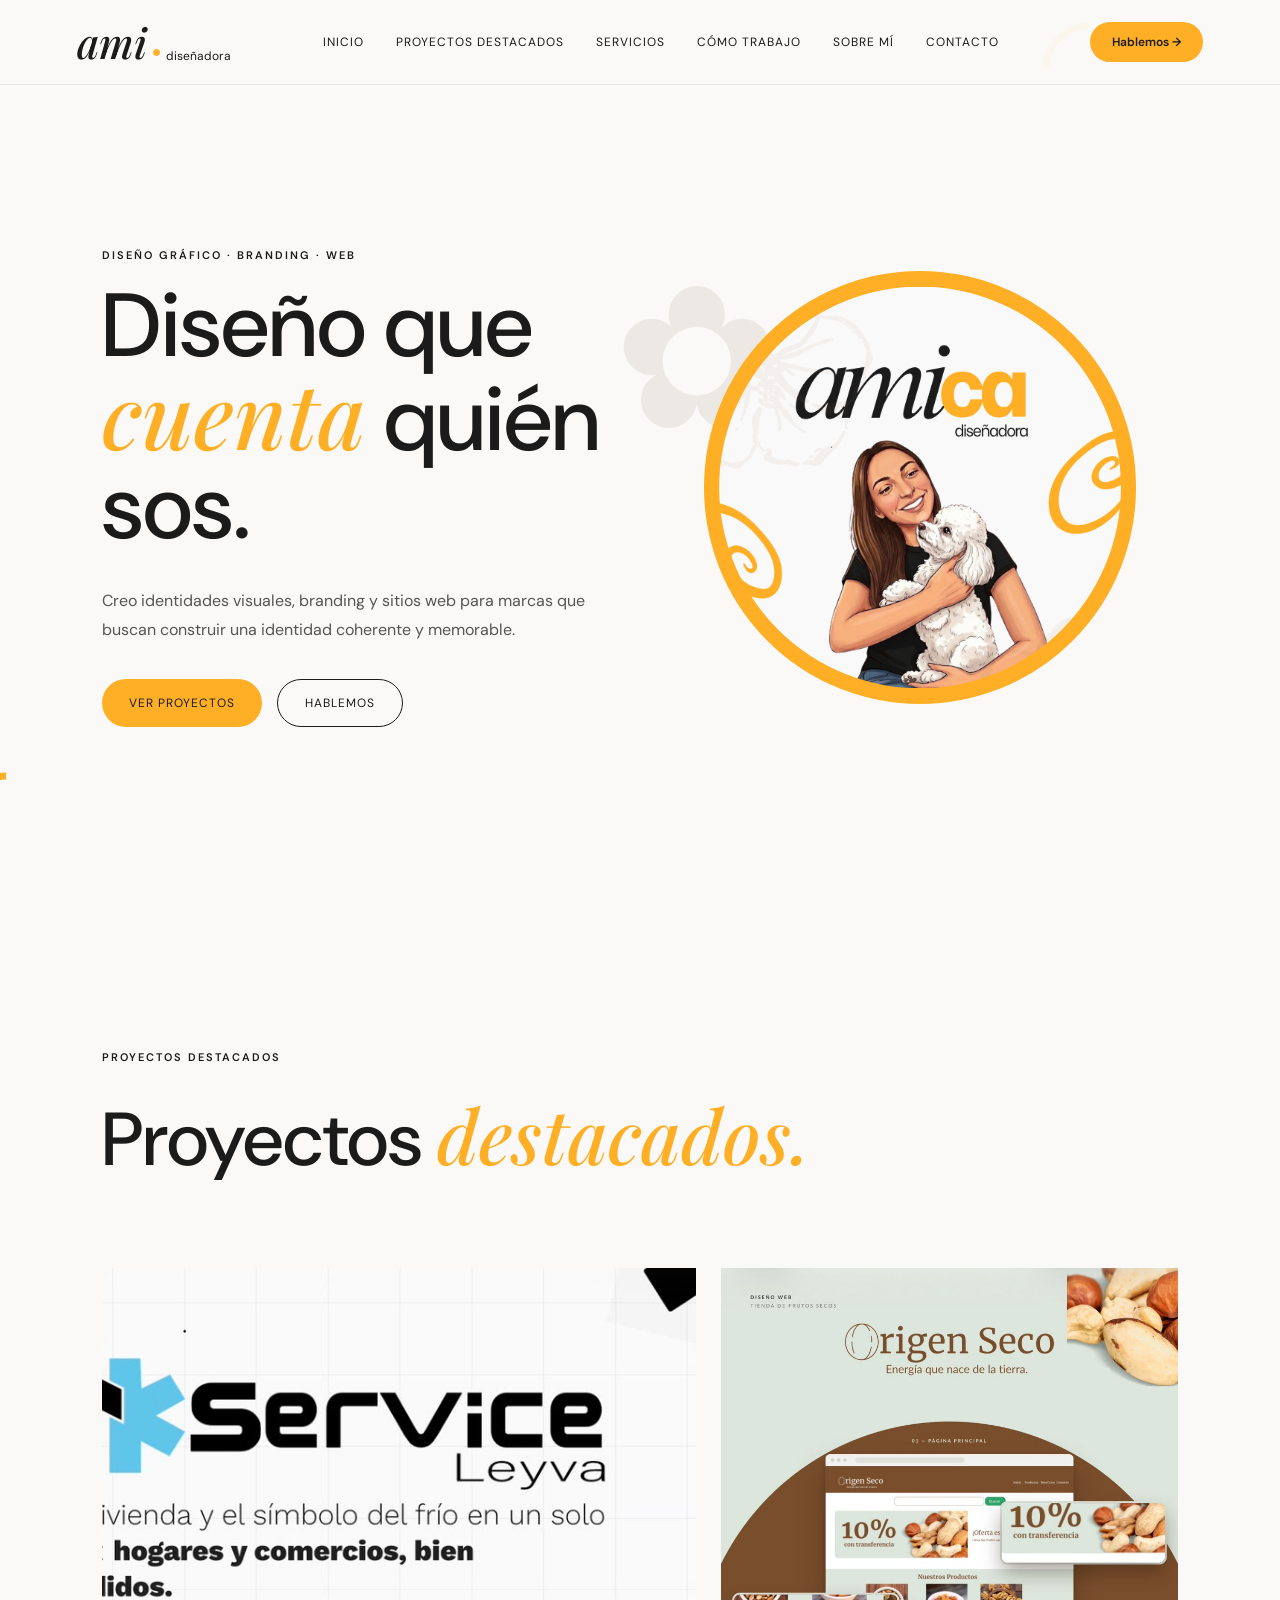
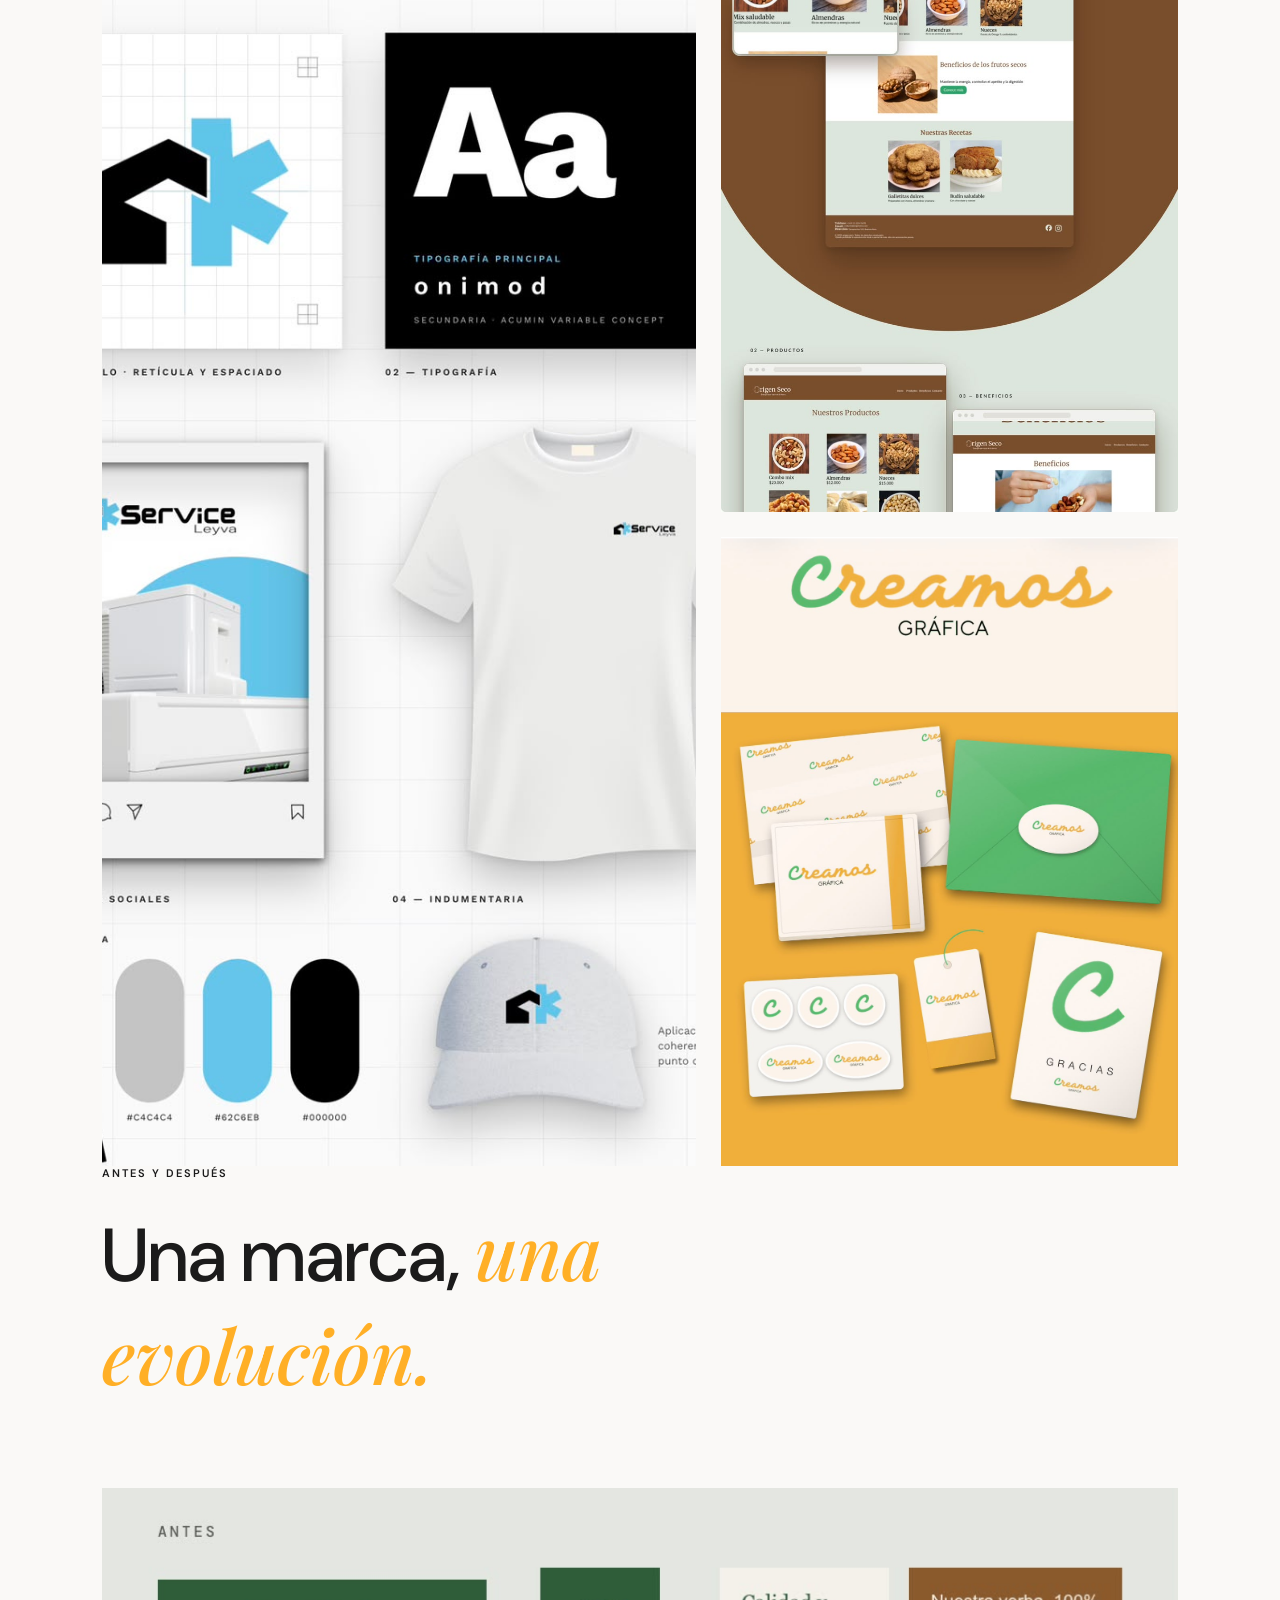
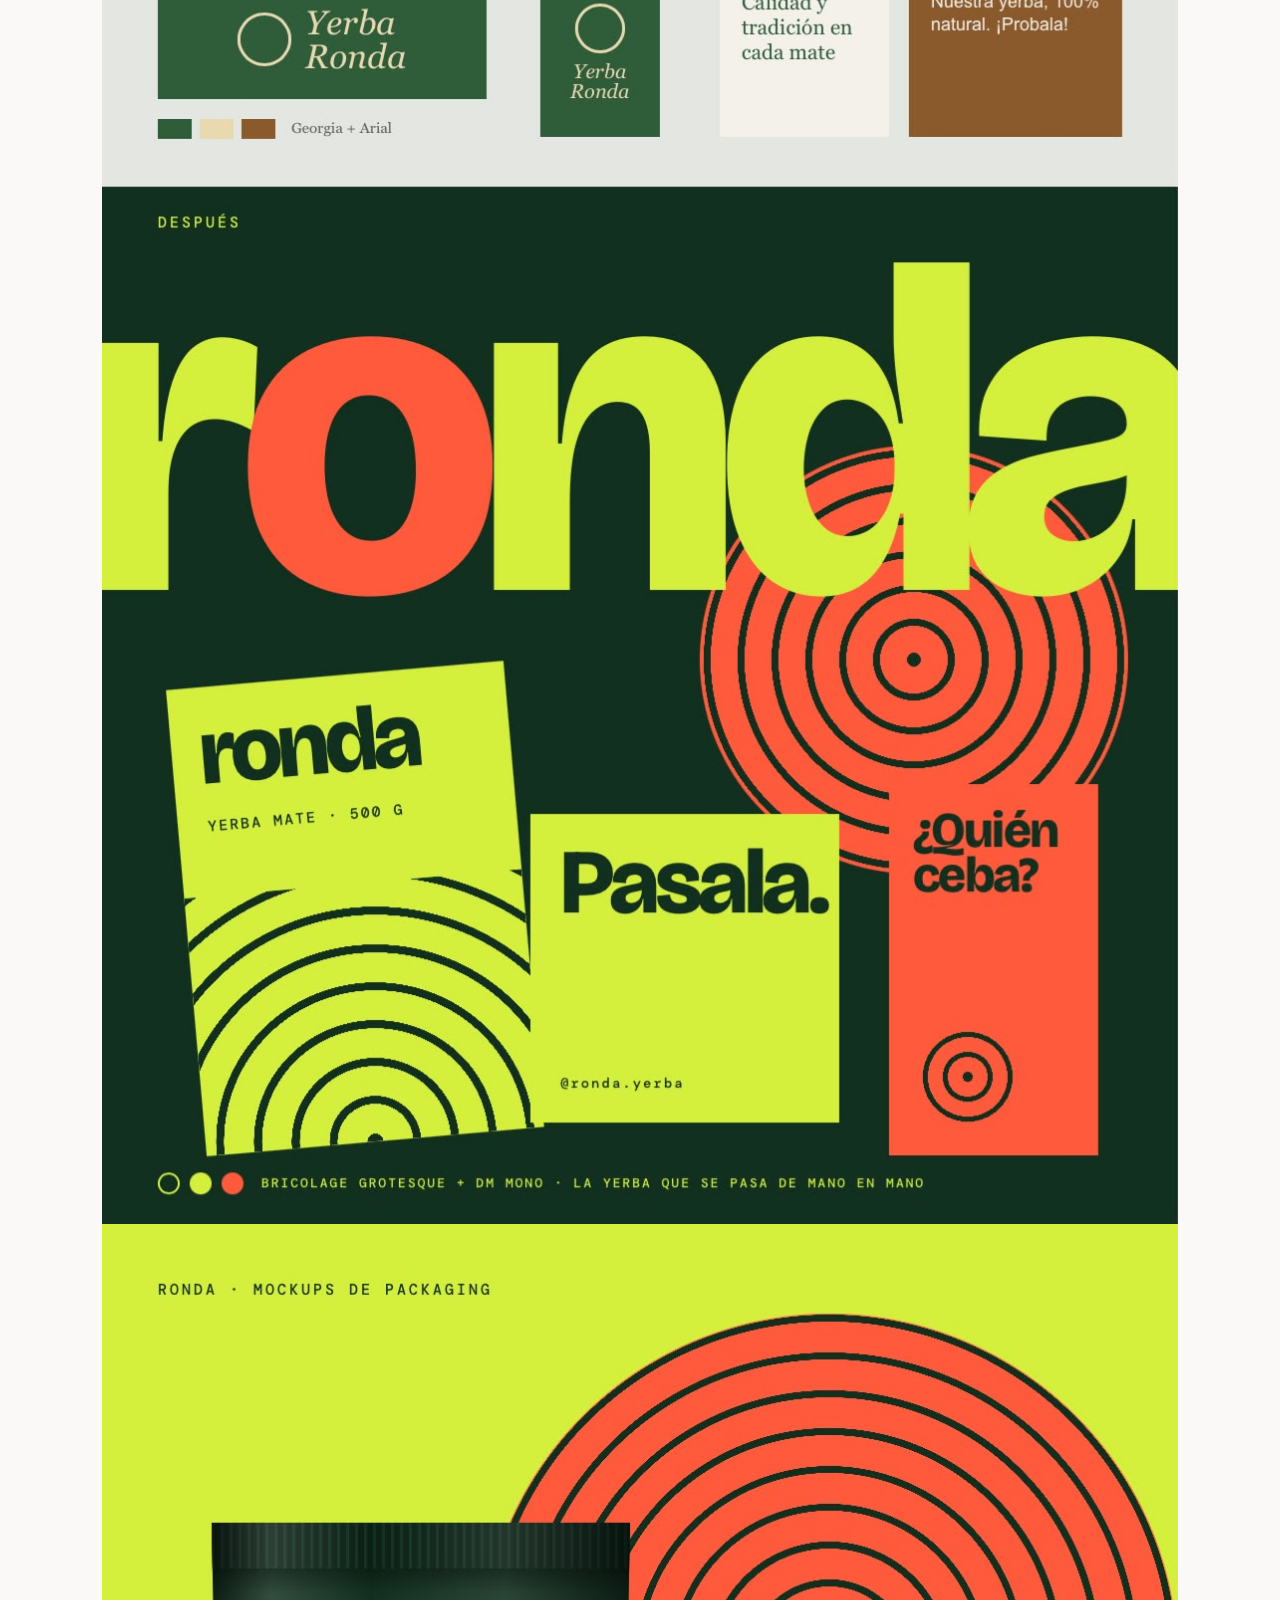
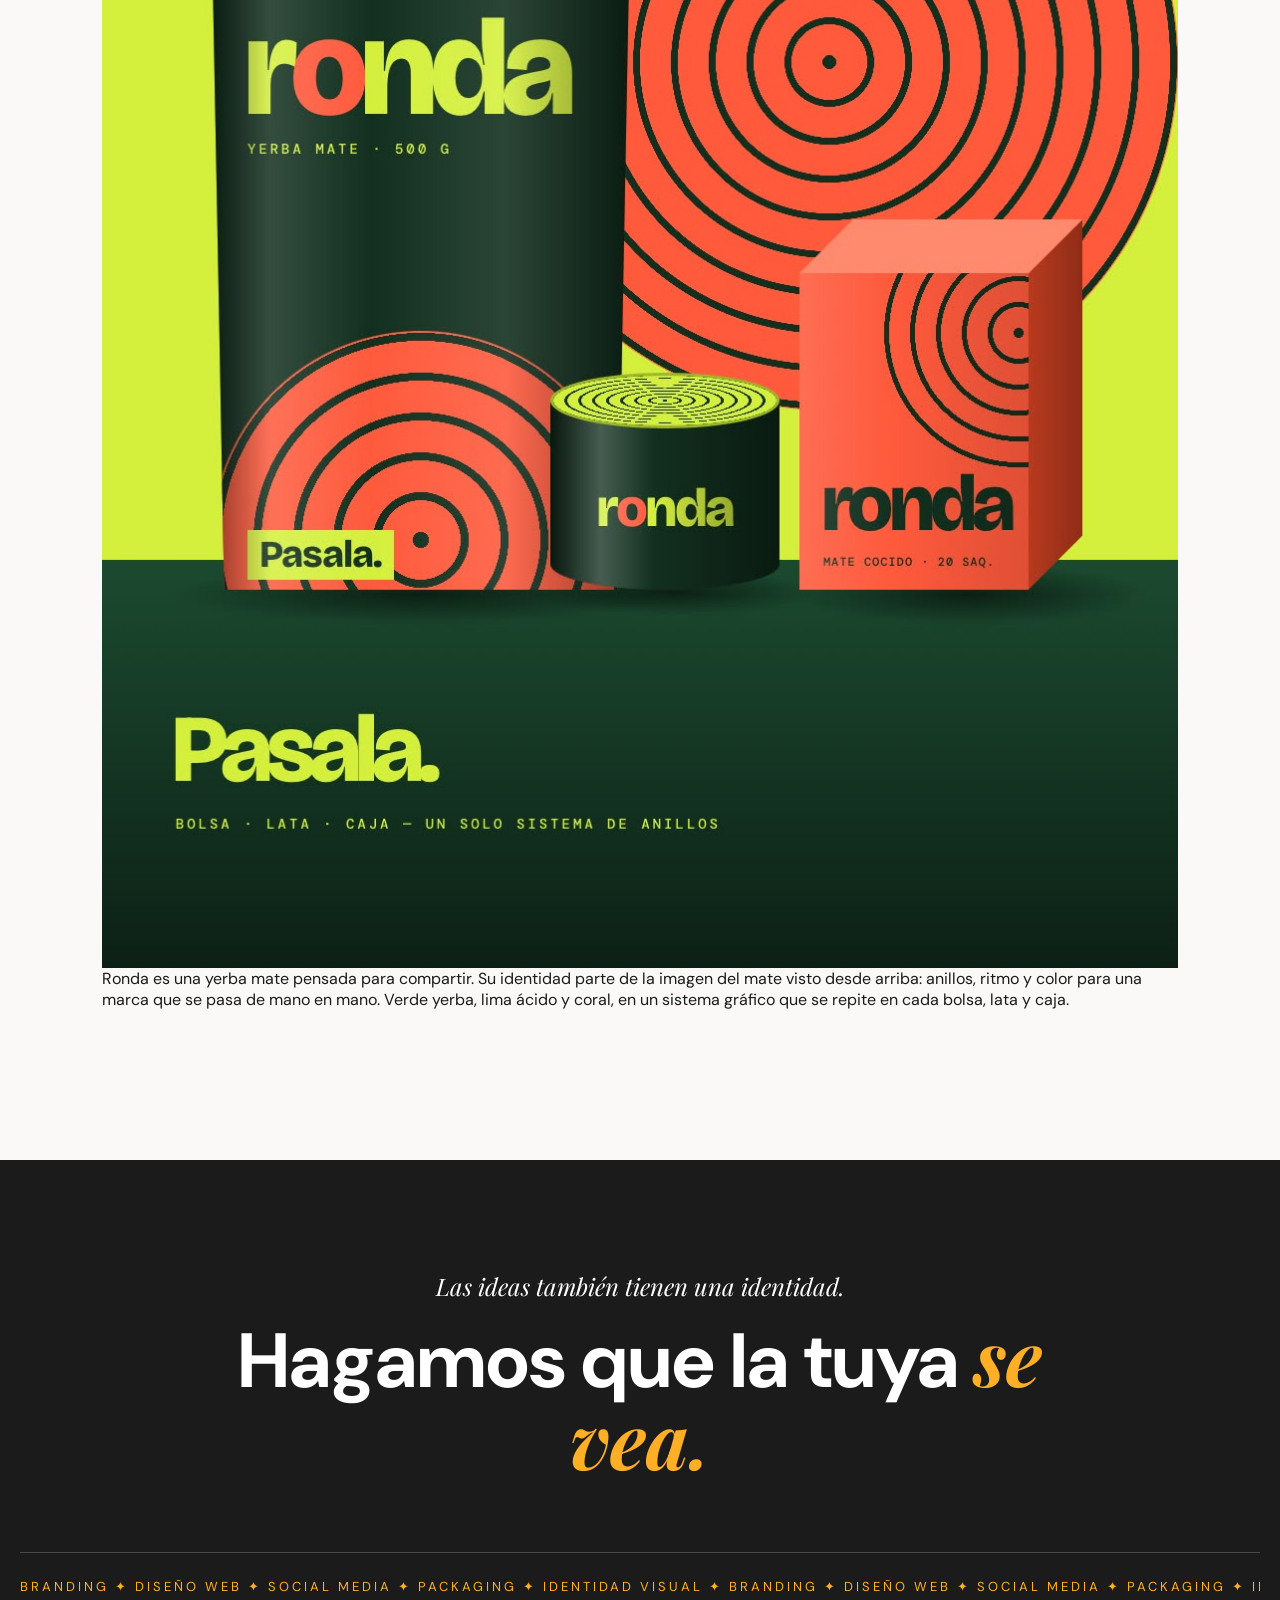
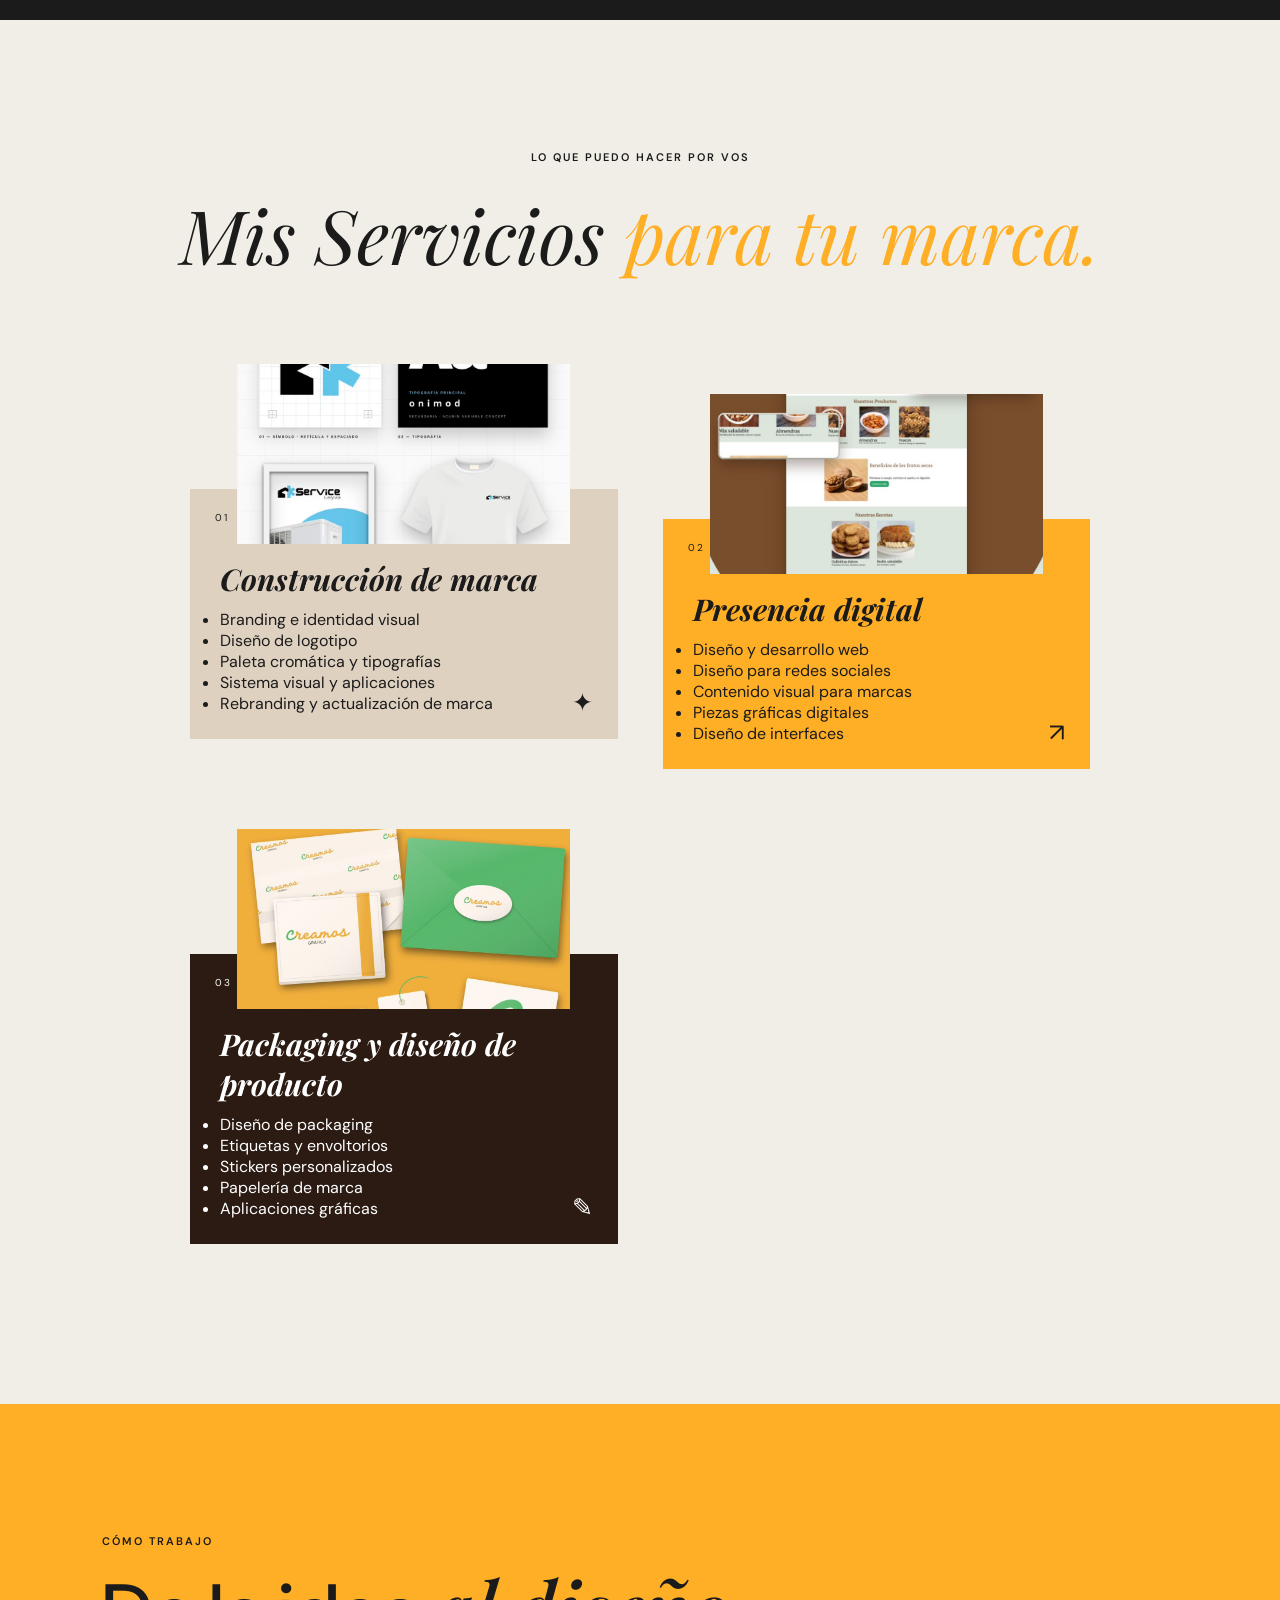
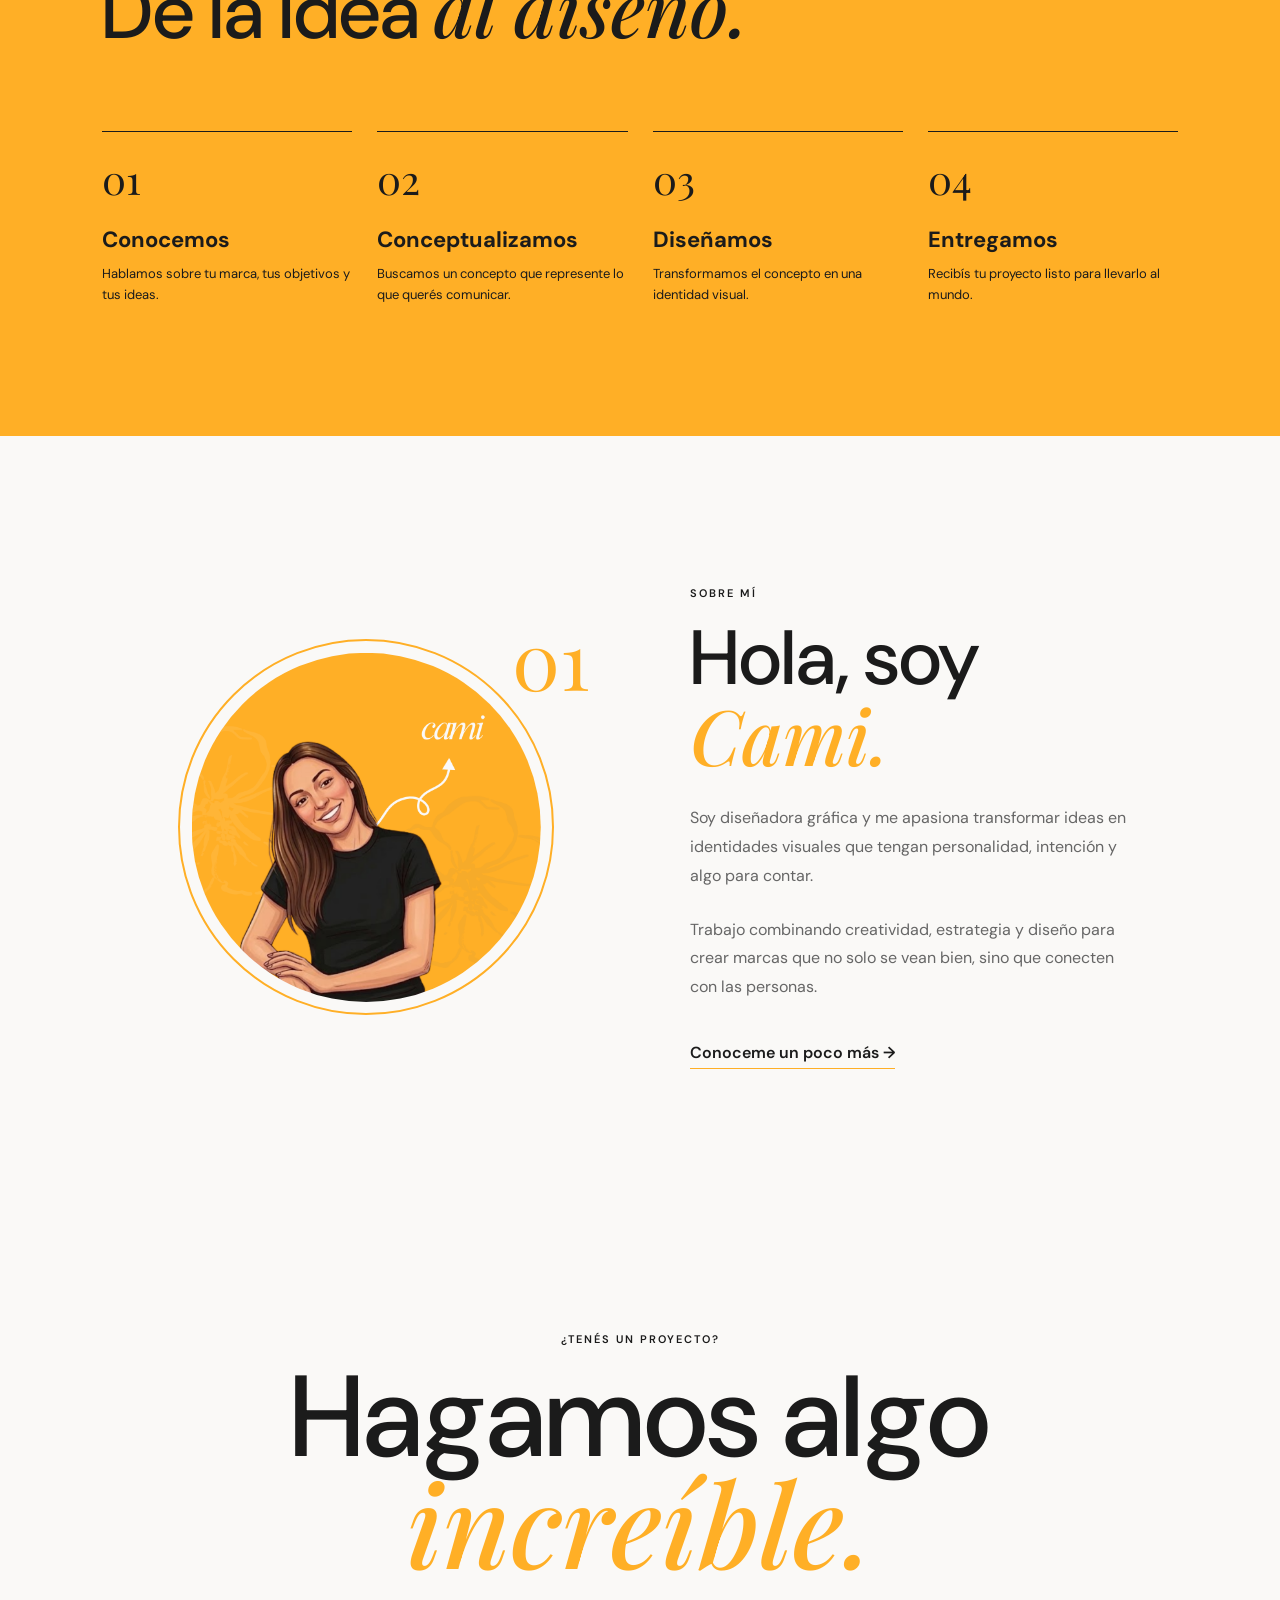
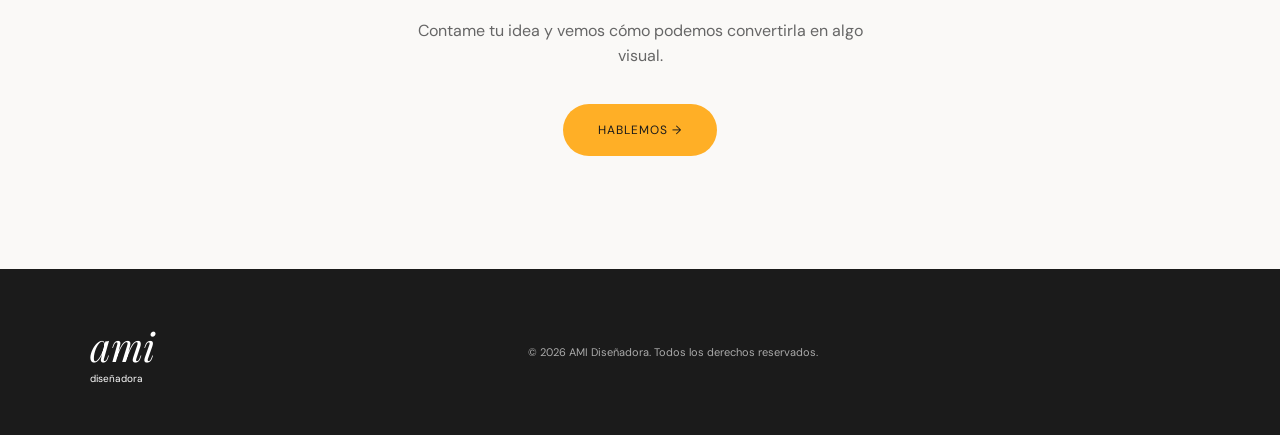
<file: index.html>
<!DOCTYPE html>
<html lang="es">
<head>
    <!-- Otros códigos y configuraciones de tu página -->

    <!-- Meta Pixel Code -->
    <script>
    !function(f,b,e,v,n,t,s)
    {if(f.fbq)return;n=f.fbq=function(){n.callMethod?
    n.callMethod.apply(n,arguments):n.queue.push(arguments)};
    if(!f._fbq)f._fbq=n;n.push=n.loaded=!0;n.version='2.0';
    n.queue=[];t=b.createElement(e);t.async=!0;
    t.src=v;s=b.getElementsByTagName(e)[0];
    s.parentNode.insertBefore(t,s)}(window, document,'script',
    'https://connect.facebook.net/en_US/fbevents.js');
    fbq('init', '1425152706446069');
    fbq('track', 'PageView');
    </script>
    <noscript><img height="1" width="1" style="display:none"
    src="https://www.facebook.com/tr?id=1425152706446069&ev=PageView&noscript=1"
    /></noscript>
    <!-- End Meta Pixel Code -->

    <meta charset="UTF-8">
    <meta name="viewport" content="width=device-width, initial-scale=1.0">

    <title>AMI — Diseñadora Gráfica</title>
    <meta name="description" content="Diseño gráfico, branding, diseño web y packaging para marcas con identidad.">

    <!-- Google Fonts -->
    <link rel="preconnect" href="https://fonts.googleapis.com">
    <link rel="preconnect" href="https://fonts.gstatic.com" crossorigin>
    <link href="https://fonts.googleapis.com/css2?family=DM+Sans:wght@400;500;600;700&family=Playfair+Display:ital,wght@0,400;0,500;0,600;1,400;1,500&display=swap" rel="stylesheet">

    <!-- CSS original -->
    <link rel="stylesheet" href="styless.css">
</head>

<body>

    <!-- NAVBAR -->
    <header class="navbar">
        <a href="#inicio" class="logo">
            <span class="logo-script">ami</span>
            <span class="logo-dot">●</span>
            <span class="logo-text">diseñadora</span>
        </a>

        <nav>
            <a href="#inicio">Inicio</a>
            <a href="#proyectos">Proyectos destacados</a>
            <a href="#servicios">Servicios</a>
            <a href="#proceso">Cómo trabajo</a>
            <a href="#sobre-mi">Sobre mí</a>
            <a href="#contacto">Contacto</a>
        </nav>

        <a href="https://wa.me/message/GDYTM6LK5HT6B1" class="nav-button">Hablemos →</a>

        <button class="menu-button" id="menuButton" aria-label="Abrir menú">
            ☰
        </button>
    </header>

    <main>

        <!-- HERO -->
        <section class="hero" id="inicio">
            <div class="hero-decoration decoration-top">◜</div>
            <div class="hero-decoration decoration-left">◜</div>

            <div class="hero-content">
                <div class="hero-text">
                    <p class="eyebrow">DISEÑO GRÁFICO · BRANDING · WEB</p>

                    <h1>
                        Diseño que
                        <span>cuenta</span>
                        quién sos.
                    </h1>

                    <p class="hero-description">
                        Creo identidades visuales, branding y sitios web
                        para marcas que buscan construir una identidad
                        coherente y memorable.
                    </p>

                    <div class="hero-buttons">
                        <a href="#proyectos" class="button button-orange">
                            Ver proyectos
                        </a>

                        <a href="#contacto" class="button button-outline">
                            Hablemos
                        </a>
                    </div>
                </div>

                <div class="hero-image">
                    <div class="flower flower-one">✿</div>
                    <img src="assets/img/img/foto1.nueva.png" alt="AMI diseñadora">
                    <div class="orange-circle"></div>
                </div>
            </div>
        </section>

        <!-- PROYECTOS DESTACADOS -->
        <section class="projects" id="proyectos">
            <div class="section-heading">
                <p class="section-label">PROYECTOS DESTACADOS</p>
                <h2>Proyectos <span>destacados.</span></h2>
            </div>

            <div class="projects-grid">

                <a href="miga.html" class="project project-large" aria-label="Ver proyecto de branding">
                    <div class="project-image">
                        <img src="assets/img/img/branding,png.png" alt="Proyecto de branding">
                    </div>

                    <div class="project-overlay">
                        <p>BRANDING</p>
                        <h3>Identidad visual</h3>
                    </div>
                </a>

                <a href="presencia-digital.html" class="project" aria-label="Ver proyecto de presencia digital">
                    <div class="project-image">
                        <img src="assets/img/img/diseño web.png.jpeg" alt="Proyecto web">
                    </div>

                    <div class="project-overlay">
                        <p>WEB DESIGN</p>
                        <h3>Diseño digital</h3>
                    </div>
                </a>

                <a href="packaging.html" class="project" aria-label="Ver proyecto de packaging">
                    <div class="project-image">
                        <img src="assets/img/img/packaging.png" alt="Proyecto de packaging">
                    </div>

                    <div class="project-overlay">
                        <p>PACKAGING</p>
                        <h3>Diseño de producto</h3>
                    </div>
                </a>

            </div>

            <!-- ANTES Y DESPUÉS -->
            <div class="section-heading">
                <p class="section-label">ANTES Y DESPUÉS</p>
                <h2>Una marca, <span>una evolución.</span></h2>
            </div>

            <article class="project-case-study">
                <div class="before-after-images">

                    <figure class="before-after-image">
                        <img
                            src="assets/img/img/antesydespues.png"
                            alt="Identidad visual de Ronda antes del rediseño">
                    </figure>

                    <figure class="before-after-image">
                        <img
                            src="assets/img/img/ronda.png"
                            alt="Identidad visual de Ronda después del rediseño">
                    </figure>

                </div>

                <div class="project-case-text">
                    <p>
                        Ronda es una yerba mate pensada para compartir.
                        Su identidad parte de la imagen del mate visto desde arriba:
                        anillos, ritmo y color para una marca que se pasa de mano en mano.
                        Verde yerba, lima ácido y coral, en un sistema gráfico que se repite
                        en cada bolsa, lata y caja.
                    </p>
                </div>
            </article>
        </section>

        <!-- MANIFIESTO -->
        <section class="manifesto">
            <p>Las ideas también tienen una identidad.</p>

            <h2>
                Hagamos que la tuya
                <span>se vea.</span>
            </h2>

            <div class="marquee">
                <div class="marquee-content">
                    BRANDING ✦ DISEÑO WEB ✦ SOCIAL MEDIA ✦ PACKAGING ✦ IDENTIDAD VISUAL ✦
                    BRANDING ✦ DISEÑO WEB ✦ SOCIAL MEDIA ✦ PACKAGING ✦ IDENTIDAD VISUAL ✦
                </div>
            </div>
        </section>

        <!-- SERVICIOS -->
        <section class="services" id="servicios">
            <div class="section-heading">
                <p class="section-label">LO QUE PUEDO HACER POR VOS</p>
                <h2>Mis Servicios <span>para tu marca.</span></h2>
            </div>

            <div class="services-grid">

                <!-- SERVICIO 1: BRANDING -->
                <a href="miga.html" class="service-card">

                    <div class="service-image">
                        <img src="assets/img/img/branding,png.png" alt="Construcción de marca">
                    </div>

                    <div class="service-info beige">
                        <span class="service-number">01</span>

                        <h3>Construcción de marca</h3>

                        <p>
                        
                        </p>

                        <ul>
                            <li>Branding e identidad visual</li>
                            <li>Diseño de logotipo</li>
                            <li>Paleta cromática y tipografías</li>
                            <li>Sistema visual y aplicaciones</li>
                            <li>Rebranding y actualización de marca</li>
                        </ul>

                        <span class="service-icon">✦</span>
                    </div>
                </a>

                <!-- SERVICIO 2: PRESENCIA DIGITAL -->
                <a href="presencia-digital.html" class="service-card">

                    <div class="service-image">
                        <img src="assets/img/img/diseño web.png.jpeg" alt="Presencia digital">
                    </div>

                    <div class="service-info orange">
                        <span class="service-number">02</span>

                        <h3>Presencia digital</h3>

                        <p>
                           
                        </p>

                        <ul>
                            <li>Diseño y desarrollo web</li>
                            <li>Diseño para redes sociales</li>
                            <li>Contenido visual para marcas</li>
                            <li>Piezas gráficas digitales</li>
                            <li>Diseño de interfaces</li>
                        </ul>

                        <span class="service-icon">↗</span>
                    </div>
                </a>

                <!-- SERVICIO 3: PACKAGING -->
                <a href="packaging.html" class="service-card">

                    <div class="service-image">
                        <img src="assets/img/img/packaging.png" alt="Packaging y diseño de producto">
                    </div>

                    <div class="service-info dark">
                        <span class="service-number">03</span>

                        <h3>Packaging y diseño de producto</h3>

                        <p>
                           
                        </p>

                        <ul>
                            <li>Diseño de packaging</li>
                            <li>Etiquetas y envoltorios</li>
                            <li>Stickers personalizados</li>
                            <li>Papelería de marca</li>
                            <li>Aplicaciones gráficas</li>
                        </ul>

                        <span class="service-icon">✎</span>
                    </div>
                </a>

            </div>
        </section>

        <!-- CÓMO TRABAJO -->
        <section class="process" id="proceso">
            <div class="process-title">
                <p class="section-label">CÓMO TRABAJO</p>

                <h2>
                    De la idea
                    <span>al diseño.</span>
                </h2>
            </div>

            <div class="process-grid">

                <div class="process-item">
                    <span>01</span>
                    <h3>Conocemos</h3>
                    <p>Hablamos sobre tu marca, tus objetivos y tus ideas.</p>
                </div>

                <div class="process-item">
                    <span>02</span>
                    <h3>Conceptualizamos</h3>
                    <p>Buscamos un concepto que represente lo que querés comunicar.</p>
                </div>

                <div class="process-item">
                    <span>03</span>
                    <h3>Diseñamos</h3>
                    <p>Transformamos el concepto en una identidad visual.</p>
                </div>

                <div class="process-item">
                    <span>04</span>
                    <h3>Entregamos</h3>
                    <p>Recibís tu proyecto listo para llevarlo al mundo.</p>
                </div>

            </div>
        </section>

        <!-- SOBRE MÍ -->
        <section class="about" id="sobre-mi">
            <div class="about-image">
                <div class="about-number">01</div>
                <div class="about-circle"></div>
                <img src="assets/img/img/foto2.nueva.png" alt="Sobre AMI">
            </div>

            <div class="about-text">
                <p class="section-label">SOBRE MÍ</p>

                <h2>
                    Hola, soy
                    <span>Cami.</span>
                </h2>

                <p>
                    Soy diseñadora gráfica y me apasiona transformar
                    ideas en identidades visuales que tengan personalidad,
                    intención y algo para contar.
                </p>

                <p>
                    Trabajo combinando creatividad, estrategia y diseño
                    para crear marcas que no solo se vean bien,
                    sino que conecten con las personas.
                </p>

                <a href="#contacto" class="text-link">
                    Conoceme un poco más →
                </a>
            </div>
        </section>

        <!-- CONTACTO -->
        <section class="contact" id="contacto">
            <div class="contact-decoration">◜</div>

            <p class="section-label">¿TENÉS UN PROYECTO?</p>

            <h2>
                Hagamos algo
                <span>increíble.</span>
            </h2>

            <p>
                Contame tu idea y vemos cómo podemos
                convertirla en algo visual.
            </p>

            <a href="https://wa.me/message/GDYTM6LK5HT6B1" class="contact-button" target="_blank" rel="noopener noreferrer">
                Hablemos →
            </a>
        </section>

    </main>

    <!-- FOOTER -->
    <footer>
        <div class="footer-logo">
            <span>ami</span>
            <small>diseñadora</small>
        </div>

        <p>© 2026 AMI Diseñadora. Todos los derechos reservados.</p>

        <div class="socials"></div>
    </footer>

    <!-- JAVASCRIPT DEL MENÚ -->
    <script src="script.js"></script>

</body>
</html>
</file>
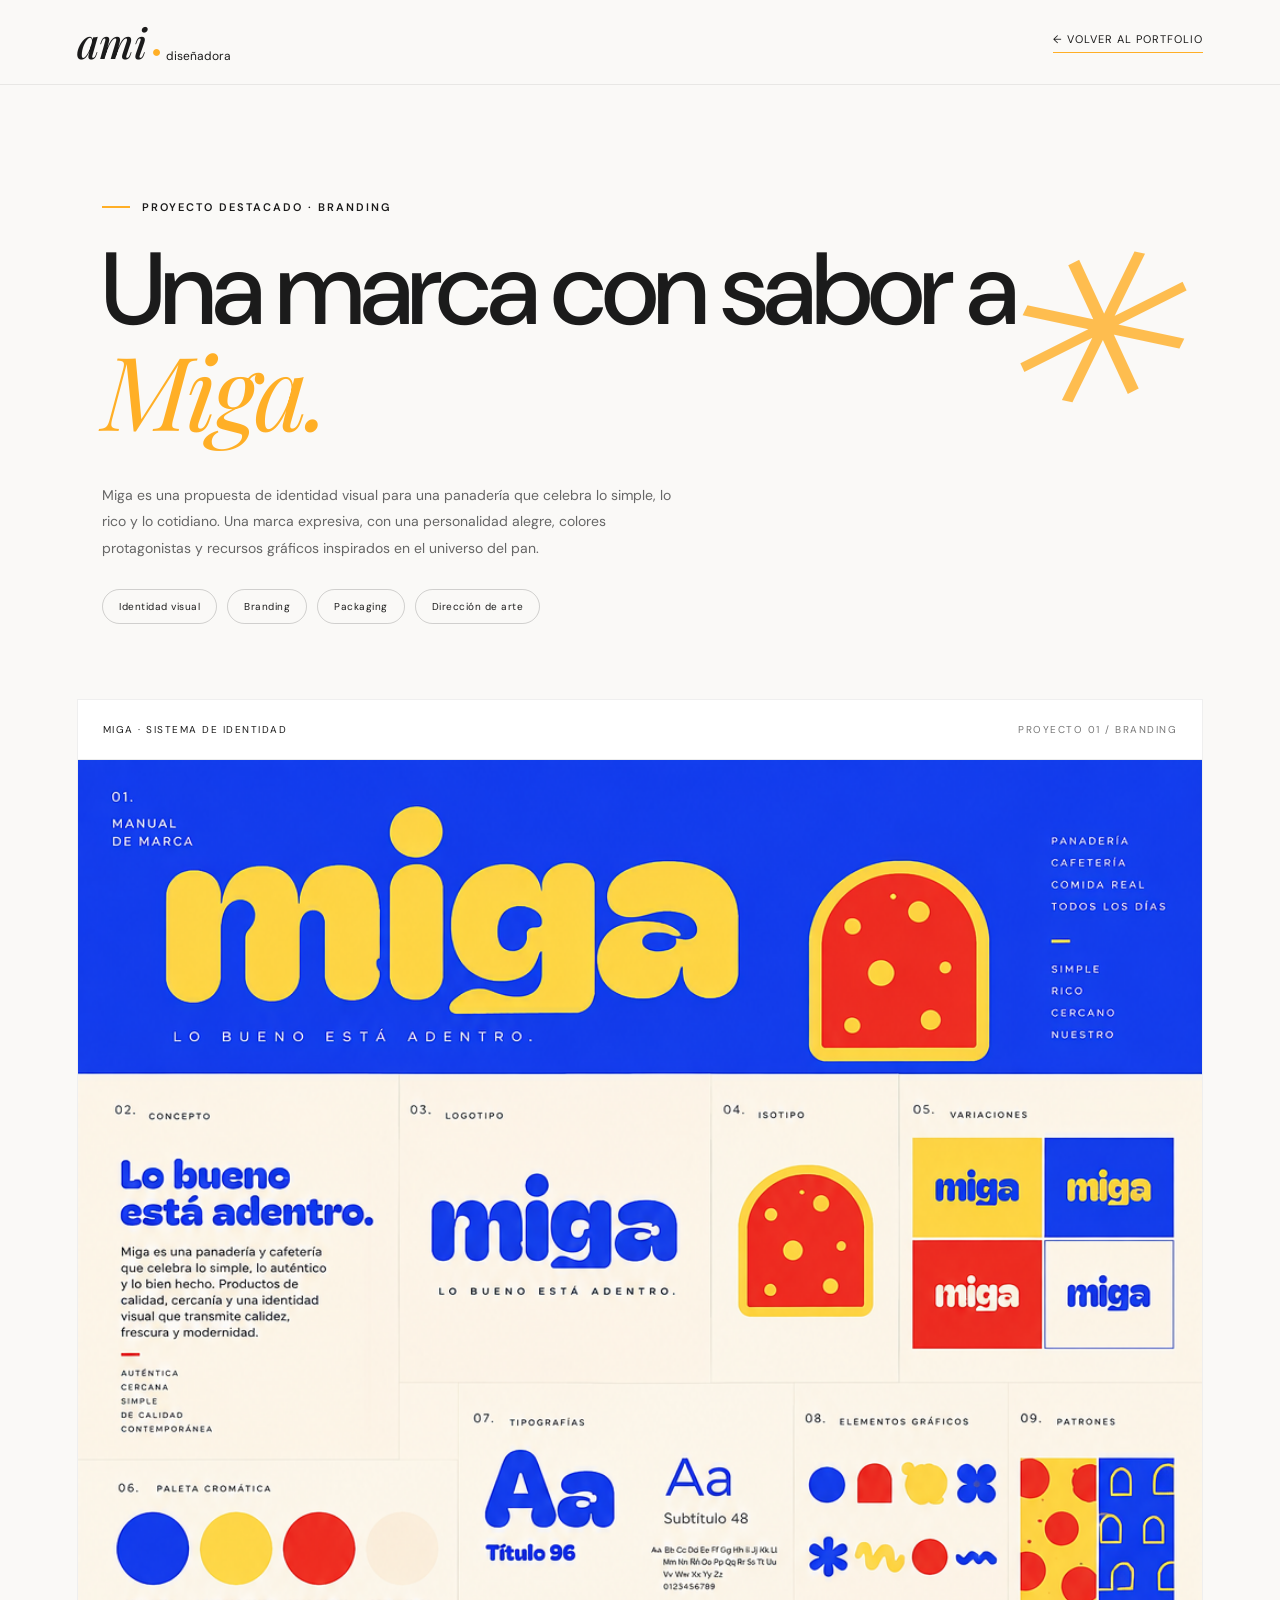
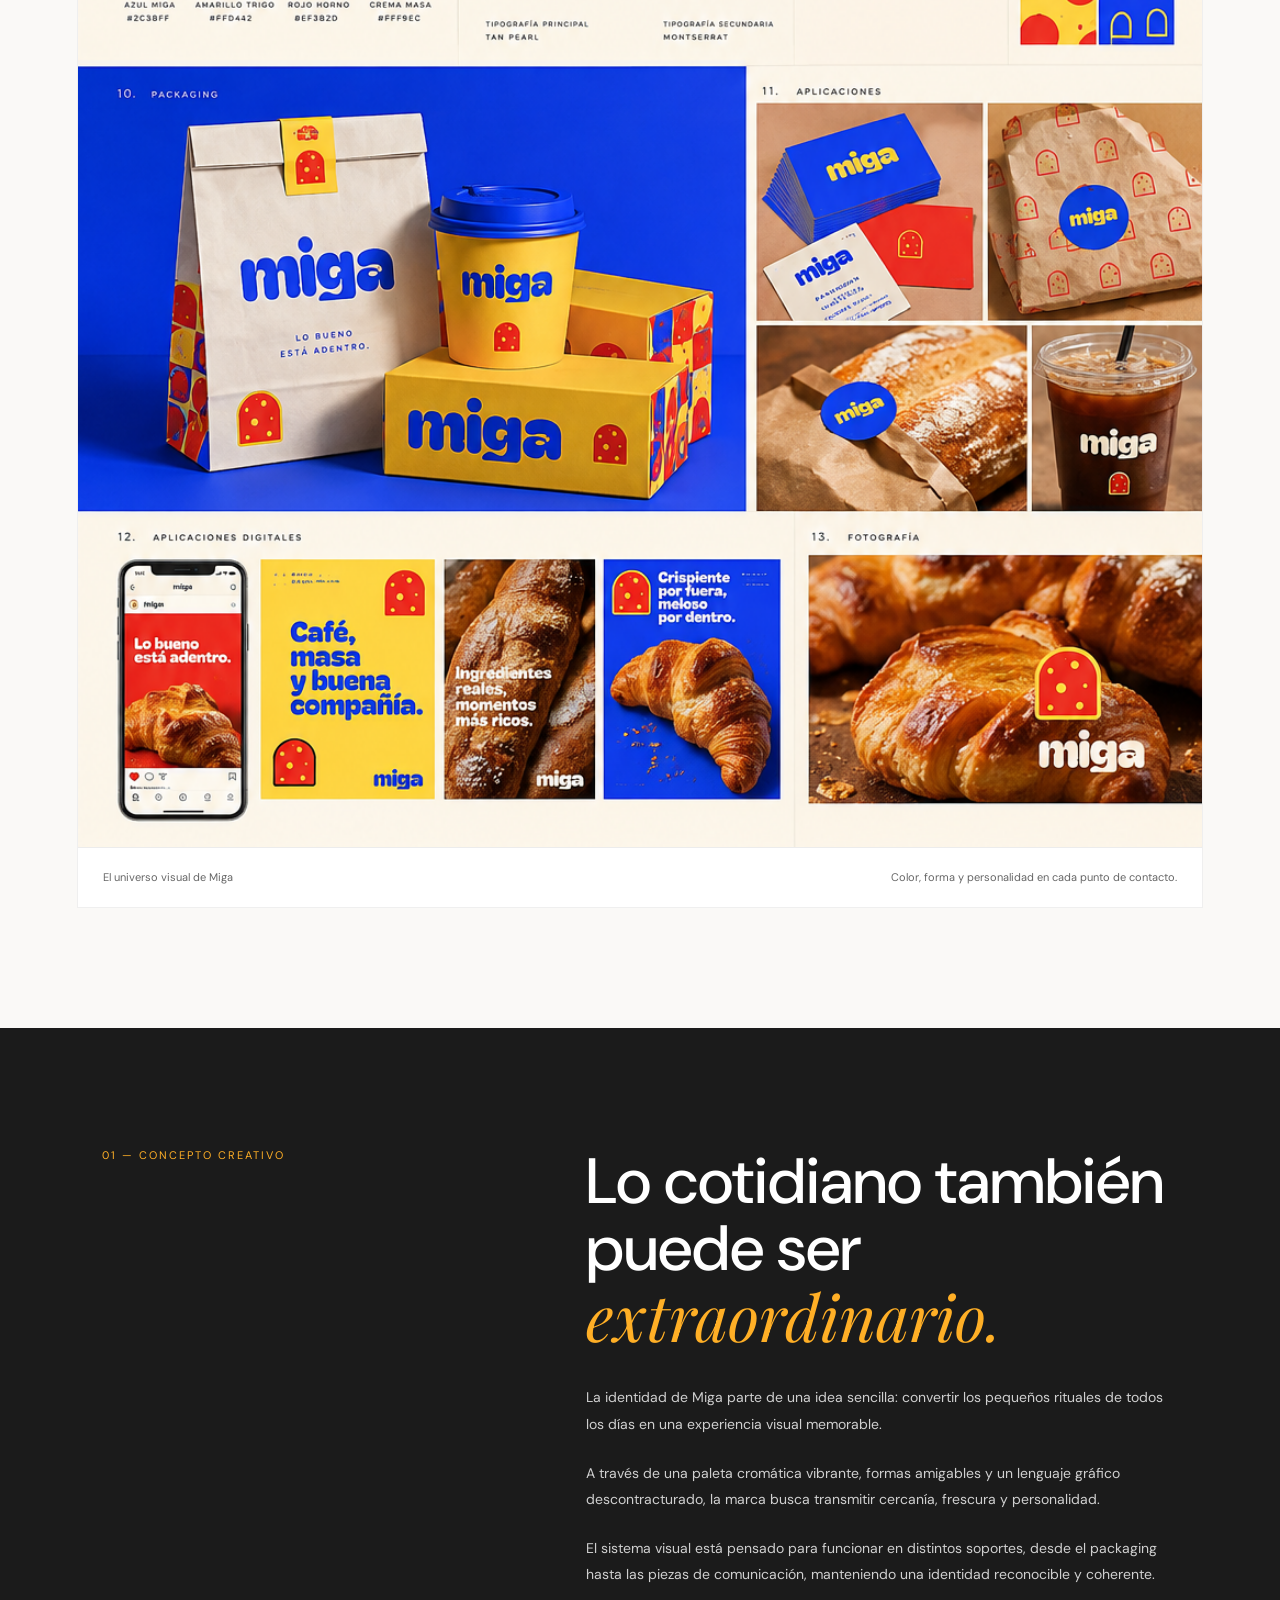
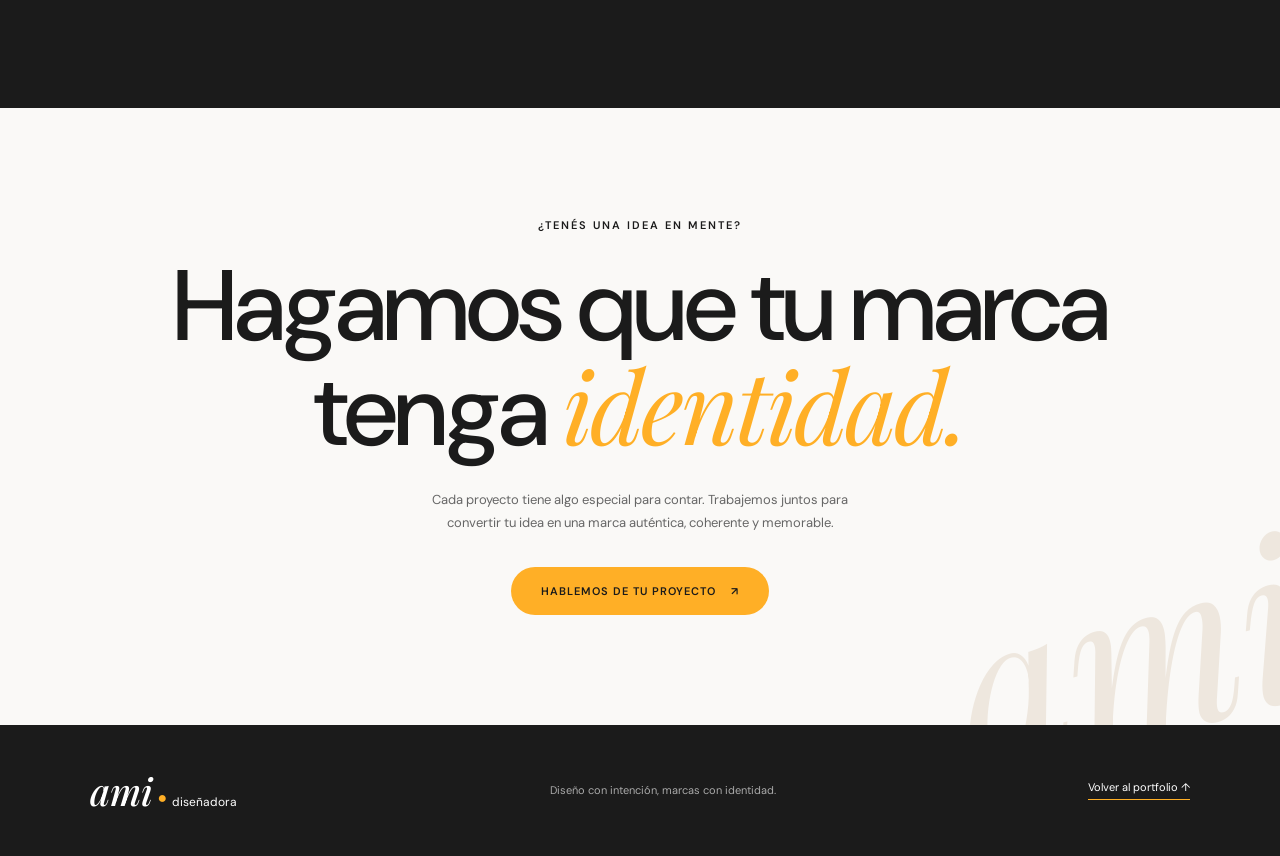
<file: miga.html>
<!DOCTYPE html>
<html lang="es">
<head>
    <!-- Meta Pixel Code -->
    <script>
    !function(f,b,e,v,n,t,s)
    {if(f.fbq)return;n=f.fbq=function(){n.callMethod?
    n.callMethod.apply(n,arguments):n.queue.push(arguments)};
    if(!f._fbq)f._fbq=n;n.push=n.loaded=!0;n.version='2.0';
    n.queue=[];t=b.createElement(e);t.async=!0;
    t.src=v;s=b.getElementsByTagName(e)[0];
    s.parentNode.insertBefore(t,s)}(window, document,'script',
    'https://connect.facebook.net/en_US/fbevents.js');
    fbq('init', '1425152706446069');
    fbq('track', 'PageView');
    </script>
    <noscript><img height="1" width="1" style="display:none"
    src="https://www.facebook.com/tr?id=1425152706446069&ev=PageView&noscript=1"
    /></noscript>
    <!-- End Meta Pixel Code -->

    <meta charset="UTF-8">
    <meta name="viewport" content="width=device-width, initial-scale=1.0">

    <title>Miga | Proyecto de branding — AMI Diseñadora</title>
    <meta name="description" content="Proyecto de identidad visual, branding y packaging para Miga, desarrollado por AMI Diseñadora.">

    <link rel="preconnect" href="https://fonts.googleapis.com">
    <link rel="preconnect" href="https://fonts.gstatic.com" crossorigin>
    <link href="https://fonts.googleapis.com/css2?family=DM+Sans:wght@400;500;600;700&family=Playfair+Display:ital,wght@0,400;0,500;0,600;1,400;1,500&display=swap" rel="stylesheet">

    <style>
        :root {
            --orange: #ffaf26;
            --black: #1b1b1b;
            --cream: #faf9f7;
            --beige: #eee7de;
            --light: #f5f2ee;
            --white: #ffffff;
            --script: "Playfair Display", serif;
            --sans: "DM Sans", sans-serif;
        }

        * {
            margin: 0;
            padding: 0;
            box-sizing: border-box;
        }

        html {
            scroll-behavior: smooth;
        }

        body {
            background: var(--cream);
            color: var(--black);
            font-family: var(--sans);
            overflow-x: hidden;
        }

        img {
            display: block;
            max-width: 100%;
        }

        a {
            color: inherit;
            text-decoration: none;
        }

        /* NAVBAR */

        .navbar {
            width: 100%;
            min-height: 85px;
            display: flex;
            align-items: center;
            justify-content: space-between;
            padding: 0 6%;
            background: rgba(250, 249, 247, 0.96);
            position: sticky;
            top: 0;
            z-index: 1000;
            border-bottom: 1px solid rgba(27, 27, 27, 0.08);
        }

        .logo {
            display: flex;
            align-items: flex-end;
            gap: 5px;
        }

        .logo-script {
            font-family: var(--script);
            font-style: italic;
            font-size: 42px;
            font-weight: 500;
        }

        .logo-dot {
            color: var(--orange);
            font-size: 16px;
            margin-bottom: 8px;
        }

        .logo-text {
            font-size: 12px;
            margin-bottom: 6px;
        }

        .back-link {
            font-size: 11px;
            text-transform: uppercase;
            letter-spacing: 1px;
            border-bottom: 1px solid var(--orange);
            padding-bottom: 6px;
            transition: color .3s;
        }

        .back-link:hover {
            color: #bd7910;
        }

        /* INTRODUCCIÓN */

        .project-hero {
            max-width: 1400px;
            margin: auto;
            padding: 115px 8% 75px;
            position: relative;
            overflow: hidden;
        }

        .project-label {
            display: flex;
            align-items: center;
            gap: 12px;
            margin-bottom: 25px;
            font-size: 11px;
            font-weight: 600;
            letter-spacing: 2px;
            text-transform: uppercase;
        }

        .project-label::before {
            content: "";
            width: 28px;
            height: 2px;
            background: var(--orange);
        }

        .project-hero h1 {
            max-width: 1050px;
            font-size: clamp(55px, 8vw, 110px);
            line-height: .98;
            font-weight: 500;
            letter-spacing: -4px;
        }

        .project-hero h1 span {
            color: var(--orange);
            font-family: var(--script);
            font-style: italic;
            font-weight: 400;
        }

        .project-description {
            max-width: 570px;
            margin-top: 35px;
            color: #666;
            font-size: 14px;
            line-height: 1.9;
        }

        .project-tags {
            display: flex;
            flex-wrap: wrap;
            gap: 10px;
            margin-top: 28px;
        }

        .project-tags span {
            padding: 10px 16px;
            border: 1px solid #1b1b1b30;
            border-radius: 30px;
            font-size: 10px;
            letter-spacing: .5px;
        }

        .hero-decoration {
            position: absolute;
            right: 8%;
            top: 80px;
            color: var(--orange);
            font-family: var(--script);
            font-size: clamp(100px, 18vw, 220px);
            font-style: italic;
            transform: rotate(12deg);
            opacity: .8;
            pointer-events: none;
        }

        /* IMAGEN PRINCIPAL DEL PROYECTO */

        .brand-section {
            padding: 0 6% 120px;
        }

        .brand-frame {
            max-width: 1400px;
            margin: auto;
            background: var(--white);
            border: 1px solid #1b1b1b12;
        }

        .frame-top {
            min-height: 60px;
            padding: 18px 25px;
            display: flex;
            justify-content: space-between;
            align-items: center;
            gap: 15px;
            border-bottom: 1px solid #1b1b1b15;
            font-size: 10px;
            letter-spacing: 1.5px;
            text-transform: uppercase;
        }

        .frame-top span:last-child {
            color: #777;
        }

        .brand-image {
            width: 100%;
            height: auto;
            object-fit: contain;
        }

        .frame-bottom {
            padding: 20px 25px;
            display: flex;
            justify-content: space-between;
            gap: 20px;
            border-top: 1px solid #1b1b1b15;
            color: #666;
            font-size: 11px;
            line-height: 1.7;
        }

        /* TEXTO DEL PROYECTO */

        .project-story {
            padding: 120px 8%;
            background: var(--black);
            color: var(--white);
        }

        .story-inner {
            max-width: 1150px;
            margin: auto;
            display: grid;
            grid-template-columns: .8fr 1.2fr;
            align-items: start;
            gap: 90px;
        }

        .story-label {
            color: var(--orange);
            font-size: 11px;
            letter-spacing: 2px;
            text-transform: uppercase;
        }

        .story-inner h2 {
            font-size: clamp(42px, 5vw, 68px);
            line-height: 1.05;
            font-weight: 500;
        }

        .story-inner h2 span {
            color: var(--orange);
            font-family: var(--script);
            font-style: italic;
            font-weight: 400;
        }

        .story-copy p {
            margin-bottom: 22px;
            color: #d0d0d0;
            font-size: 14px;
            line-height: 1.9;
        }

        .story-copy p:last-child {
            margin-bottom: 0;
        }

        /* CIERRE Y CONTACTO */

        .contact {
            position: relative;
            min-height: 590px;
            padding: 110px 7%;
            display: flex;
            flex-direction: column;
            align-items: center;
            justify-content: center;
            text-align: center;
            overflow: hidden;
        }

        .contact-label {
            margin-bottom: 25px;
            font-size: 11px;
            font-weight: 600;
            letter-spacing: 2px;
            text-transform: uppercase;
        }

        .contact h2 {
            max-width: 950px;
            font-size: clamp(48px, 8vw, 100px);
            line-height: .98;
            font-weight: 500;
            letter-spacing: -3px;
        }

        .contact h2 span {
            color: var(--orange);
            font-family: var(--script);
            font-style: italic;
            font-weight: 400;
        }

        .contact-description {
            max-width: 470px;
            margin: 28px 0 32px;
            color: #666;
            font-size: 13px;
            line-height: 1.8;
        }

        .contact-button {
            display: inline-flex;
            align-items: center;
            gap: 15px;
            padding: 17px 30px;
            background: var(--orange);
            border-radius: 30px;
            font-size: 11px;
            font-weight: 600;
            text-transform: uppercase;
            letter-spacing: 1px;
            transition: transform .3s, background .3s;
        }

        .contact-button:hover {
            transform: translateY(-4px);
            background: #f3a11c;
        }

        .contact-decoration {
            position: absolute;
            right: -25px;
            bottom: -70px;
            color: var(--beige);
            font-family: var(--script);
            font-size: 220px;
            font-style: italic;
            transform: rotate(-15deg);
            z-index: -1;
        }

        /* FOOTER */

        footer {
            padding: 40px 7%;
            background: var(--black);
            color: var(--white);
            display: flex;
            align-items: center;
            justify-content: space-between;
            gap: 25px;
        }

        .footer-logo .logo-script {
            font-size: 38px;
        }

        .footer-logo small {
            display: block;
            font-size: 10px;
            color: #aaa;
        }

        footer p {
            color: #aaa;
            font-size: 11px;
            line-height: 1.7;
        }

        .footer-back {
            font-size: 11px;
            border-bottom: 1px solid var(--orange);
            padding-bottom: 5px;
        }

        .footer-back:hover {
            color: var(--orange);
        }

        /* RESPONSIVE */

        @media (max-width: 800px) {
            .project-hero {
                padding: 85px 7% 60px;
            }

            .hero-decoration {
                top: 30px;
                right: 2%;
                opacity: .35;
            }

            .project-hero h1 {
                letter-spacing: -2px;
            }

            .story-inner {
                grid-template-columns: 1fr;
                gap: 35px;
            }

            .project-story {
                padding: 85px 7%;
            }

            .brand-section {
                padding: 0 4% 85px;
            }

            footer {
                flex-direction: column;
                text-align: center;
            }
        }

        @media (max-width: 500px) {
            .navbar {
                min-height: 70px;
                padding: 0 5%;
            }

            .logo-script {
                font-size: 35px;
            }

            .logo-text {
                font-size: 10px;
            }

            .back-link {
                font-size: 9px;
                letter-spacing: .5px;
            }

            .project-hero {
                padding-top: 70px;
            }

            .project-hero h1 {
                font-size: 53px;
            }

            .project-description {
                font-size: 13px;
            }

            .frame-top {
                padding: 15px;
                font-size: 8px;
            }

            .frame-bottom {
                flex-direction: column;
                gap: 5px;
                padding: 15px;
            }

            .contact {
                min-height: 500px;
                padding: 80px 6%;
            }

            .contact h2 {
                font-size: 51px;
                letter-spacing: -2px;
            }

            .contact-decoration {
                font-size: 150px;
            }
        }
    </style>
</head>

<body>

    <!-- NAVBAR -->
    <header class="navbar">
        <a href="index.html" class="logo" aria-label="AMI Diseñadora">
            <span class="logo-script">ami</span>
            <span class="logo-dot">●</span>
            <span class="logo-text">diseñadora</span>
        </a>

        <a href="index.html#servicios" class="back-link">
            ← Volver al portfolio
        </a>
    </header>

    <main>

        <!-- PRESENTACIÓN DEL PROYECTO -->
        <section class="project-hero">
            <div class="hero-decoration" aria-hidden="true">✳</div>

            <p class="project-label">Proyecto destacado · Branding</p>

            <h1>
                Una marca con sabor a
                <span>Miga.</span>
            </h1>

            <p class="project-description">
                Miga es una propuesta de identidad visual para una panadería
                que celebra lo simple, lo rico y lo cotidiano. Una marca
                expresiva, con una personalidad alegre, colores protagonistas
                y recursos gráficos inspirados en el universo del pan.
            </p>

            <div class="project-tags">
                <span>Identidad visual</span>
                <span>Branding</span>
                <span>Packaging</span>
                <span>Dirección de arte</span>
            </div>
        </section>

        <!-- IMAGEN DEL MANUAL DE MARCA -->
        <section class="brand-section">
            <div class="brand-frame">

                <div class="frame-top">
                    <span>Miga · Sistema de identidad</span>
                    <span>Proyecto 01 / Branding</span>
                </div>

                <img
                    class="brand-image"
                    src="assets/img/img/miga.png"
                    alt="Presentación de la identidad visual de Miga, con logotipo, paleta de colores, tipografías y aplicaciones de packaging"
                    loading="lazy"
                >

                <div class="frame-bottom">
                    <span>El universo visual de Miga</span>
                    <span>Color, forma y personalidad en cada punto de contacto.</span>
                </div>

            </div>
        </section>

        <!-- CONCEPTO -->
        <section class="project-story">
            <div class="story-inner">

                <div>
                    <p class="story-label">01 — Concepto creativo</p>
                </div>

                <div>
                    <h2>
                        Lo cotidiano también puede ser
                        <span>extraordinario.</span>
                    </h2>

                    <div class="story-copy" style="margin-top: 30px;">
                        <p>
                            La identidad de Miga parte de una idea sencilla:
                            convertir los pequeños rituales de todos los días
                            en una experiencia visual memorable.
                        </p>

                        <p>
                            A través de una paleta cromática vibrante, formas
                            amigables y un lenguaje gráfico descontracturado,
                            la marca busca transmitir cercanía, frescura y
                            personalidad.
                        </p>

                        <p>
                            El sistema visual está pensado para funcionar en
                            distintos soportes, desde el packaging hasta las
                            piezas de comunicación, manteniendo una identidad
                            reconocible y coherente.
                        </p>
                    </div>
                </div>

            </div>
        </section>

        <!-- CONTACTO -->
        <section class="contact" id="contacto">

            <div class="contact-decoration" aria-hidden="true">ami</div>

            <p class="contact-label">¿Tenés una idea en mente?</p>

            <h2>
                Hagamos que tu marca tenga
                <span>identidad.</span>
            </h2>

            <p class="contact-description">
                Cada proyecto tiene algo especial para contar.
                Trabajemos juntos para convertir tu idea en una marca
                auténtica, coherente y memorable.
            </p>

            <a
                class="contact-button"
                href="https://wa.me/message/GDYTM6LK5HT6B1"
                target="_blank"
                rel="noopener noreferrer"
            >
                Hablemos de tu proyecto <span aria-hidden="true">↗</span>
            </a>

        </section>

    </main>

    <!-- FOOTER -->
    <footer>
        <a href="index.html" class="logo footer-logo">
            <span class="logo-script">ami</span>
            <span class="logo-dot">●</span>
            <span class="logo-text">diseñadora</span>
        </a>

        <p>Diseño con intención, marcas con identidad.</p>

        <a href="index.html#servicios" class="footer-back">
            Volver al portfolio ↑
        </a>
    </footer>

</body>
</html>
</file>
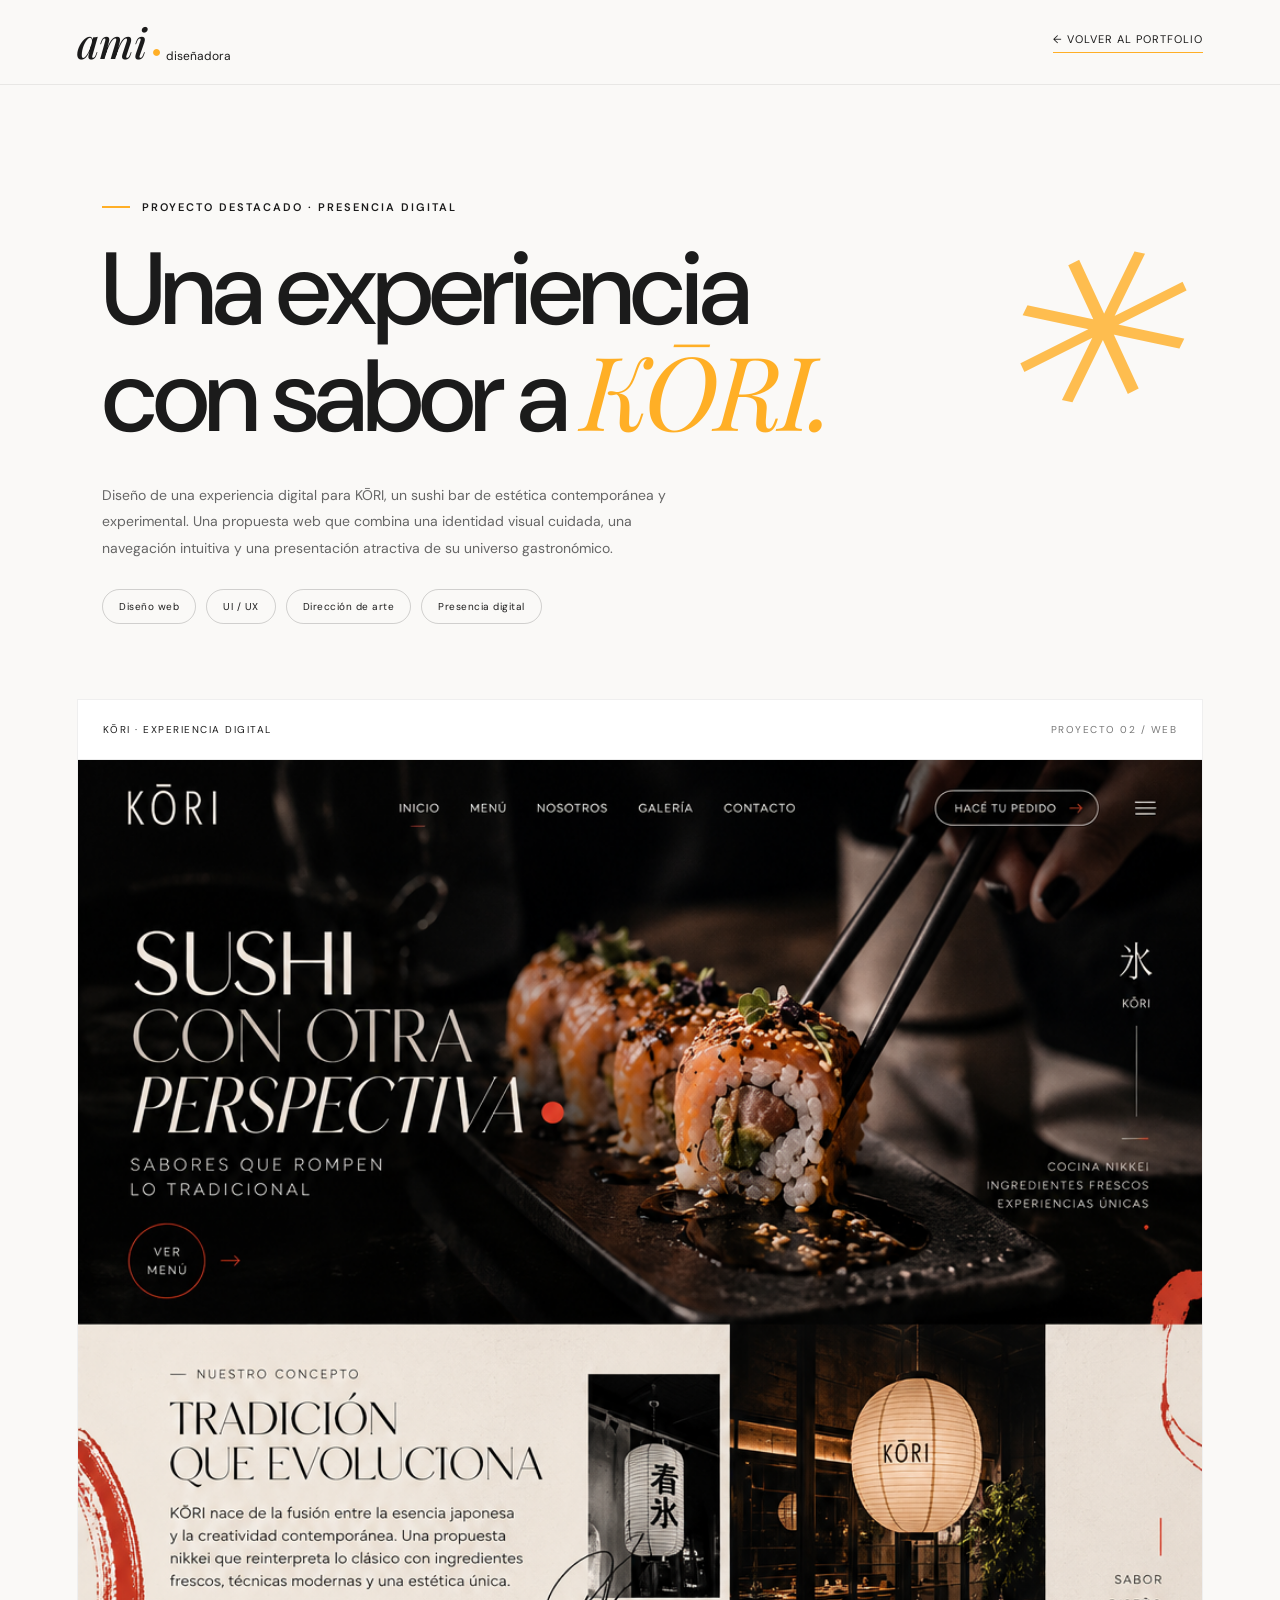
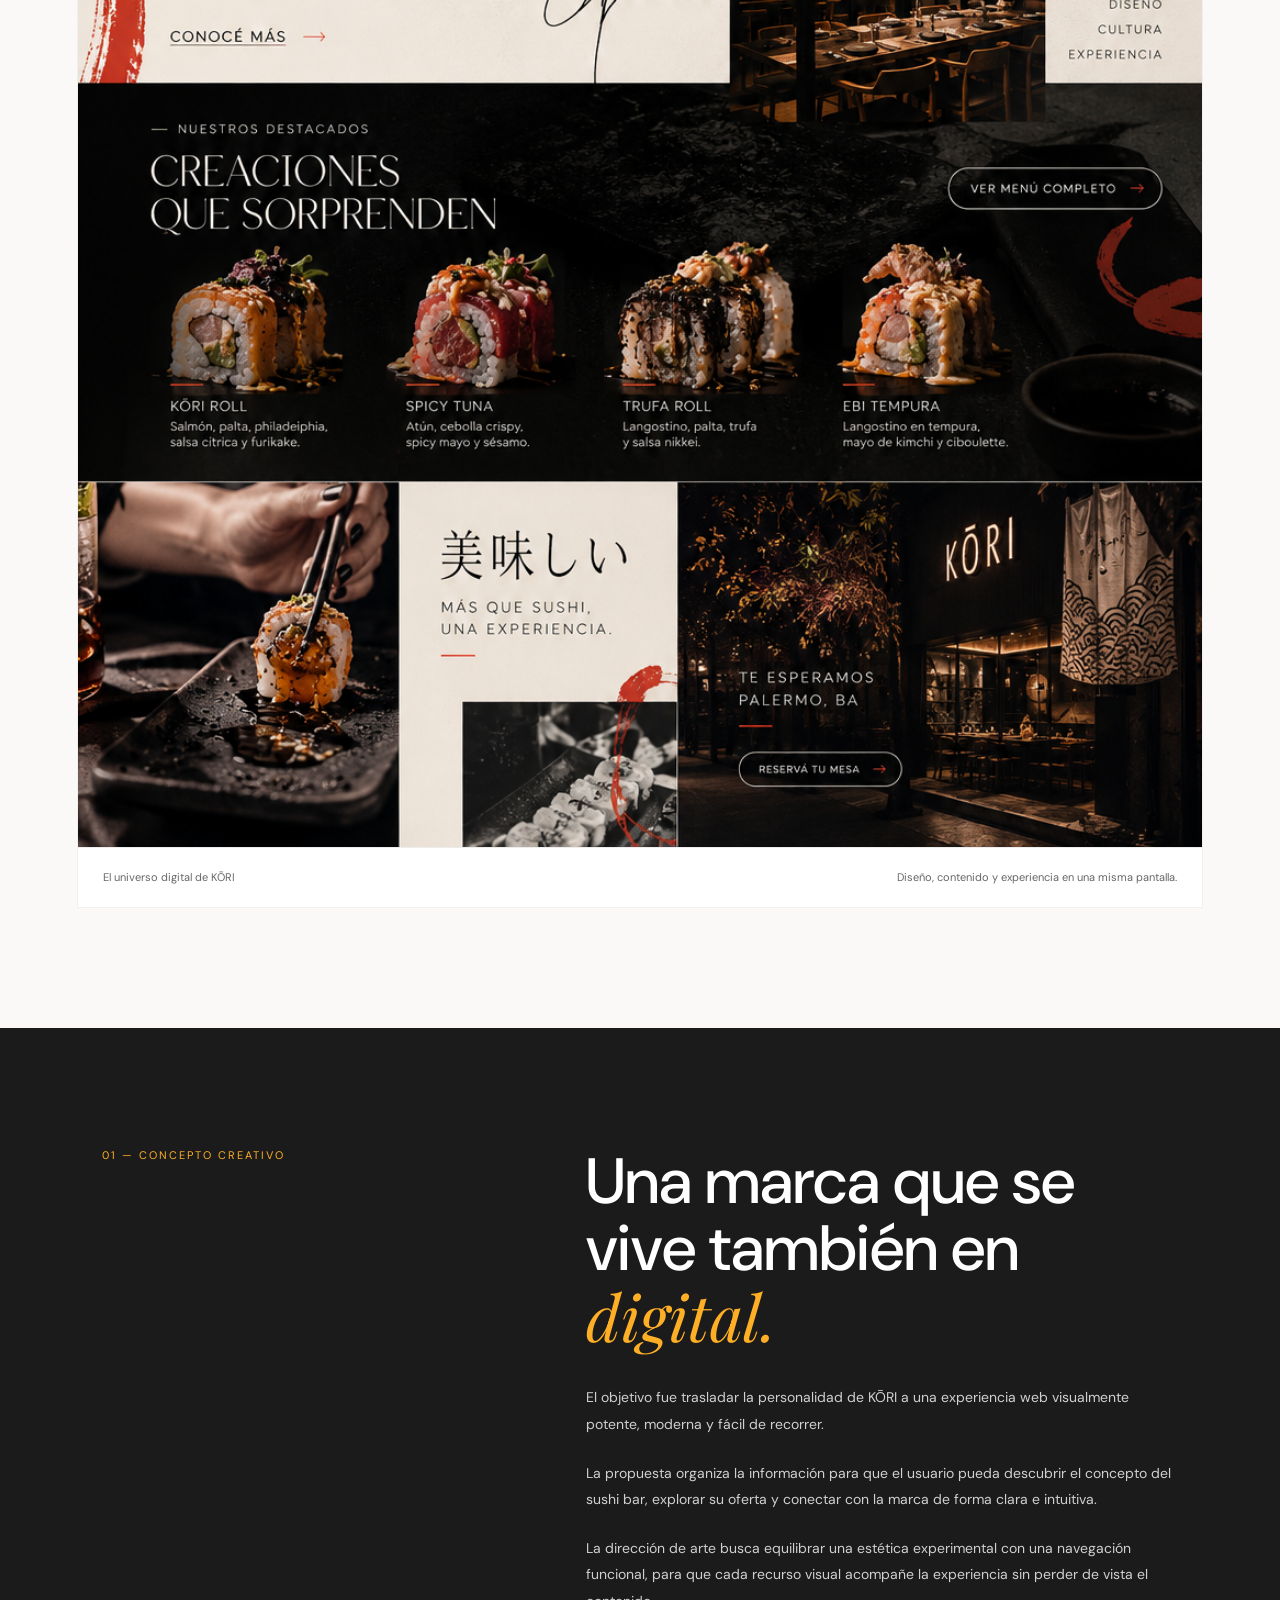
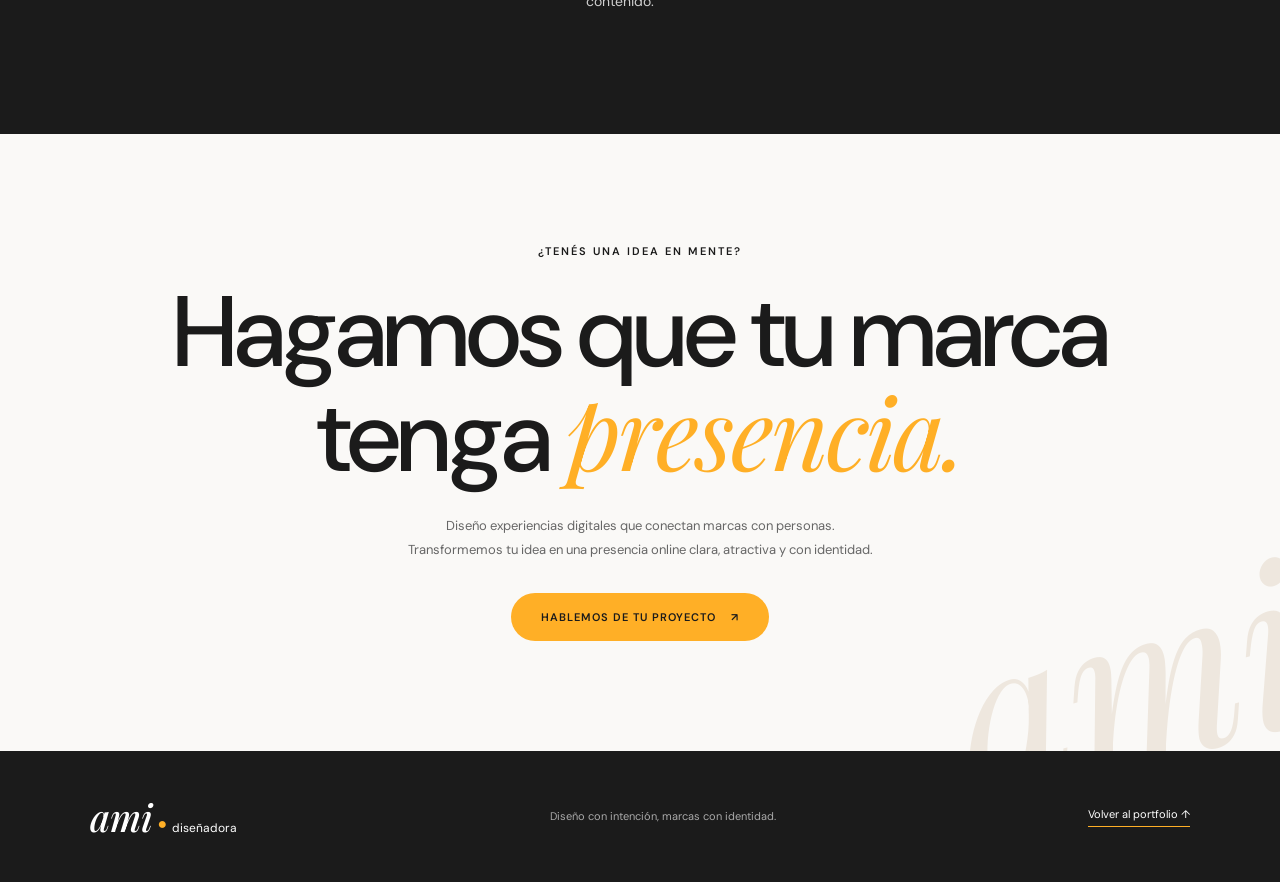
<file: presencia-digital.html>
<!DOCTYPE html>
<html lang="es">
<head>
  <!-- Meta Pixel Code -->
    <script>
    !function(f,b,e,v,n,t,s)
    {if(f.fbq)return;n=f.fbq=function(){n.callMethod?
    n.callMethod.apply(n,arguments):n.queue.push(arguments)};
    if(!f._fbq)f._fbq=n;n.push=n.loaded=!0;n.version='2.0';
    n.queue=[];t=b.createElement(e);t.async=!0;
    t.src=v;s=b.getElementsByTagName(e)[0];
    s.parentNode.insertBefore(t,s)}(window, document,'script',
    'https://connect.facebook.net/en_US/fbevents.js');
    fbq('init', '1425152706446069');
    fbq('track', 'PageView');
    </script>
    <noscript><img height="1" width="1" style="display:none"
    src="https://www.facebook.com/tr?id=1425152706446069&ev=PageView&noscript=1"
    /></noscript>
    <!-- End Meta Pixel Code -->
     
  <meta charset="UTF-8">
  <meta name="viewport" content="width=device-width, initial-scale=1.0">

  <title>KŌRI | Presencia digital — AMI Diseñadora</title>
  <meta name="description" content="Diseño web conceptual para KŌRI Sushi Bar, desarrollado por AMI Diseñadora.">

  <link rel="preconnect" href="https://fonts.googleapis.com">
  <link rel="preconnect" href="https://fonts.gstatic.com" crossorigin>
  <link href="https://fonts.googleapis.com/css2?family=DM+Sans:wght@400;500;600;700&family=Playfair+Display:ital,wght@0,400;0,500;0,600;1,400;1,500&display=swap" rel="stylesheet">

  <style>
    :root {
      --orange: #ffaf26;
      --black: #1b1b1b;
      --cream: #faf9f7;
      --beige: #eee7de;
      --light: #f5f2ee;
      --white: #ffffff;
      --script: "Playfair Display", serif;
      --sans: "DM Sans", sans-serif;
    }

    * {
      margin: 0;
      padding: 0;
      box-sizing: border-box;
    }

    html {
      scroll-behavior: smooth;
    }

    body {
      background: var(--cream);
      color: var(--black);
      font-family: var(--sans);
      overflow-x: hidden;
    }

    img {
      display: block;
      max-width: 100%;
    }

    a {
      color: inherit;
      text-decoration: none;
    }

    /* NAVBAR */

    .navbar {
      width: 100%;
      min-height: 85px;
      display: flex;
      align-items: center;
      justify-content: space-between;
      padding: 0 6%;
      background: rgba(250, 249, 247, 0.96);
      position: sticky;
      top: 0;
      z-index: 1000;
      border-bottom: 1px solid rgba(27, 27, 27, 0.08);
      backdrop-filter: blur(10px);
    }

    .logo {
      display: flex;
      align-items: flex-end;
      gap: 5px;
    }

    .logo-script {
      font-family: var(--script);
      font-style: italic;
      font-size: 42px;
      font-weight: 500;
    }

    .logo-dot {
      color: var(--orange);
      font-size: 16px;
      margin-bottom: 8px;
    }

    .logo-text {
      font-size: 12px;
      margin-bottom: 6px;
    }

    .back-link {
      font-size: 11px;
      text-transform: uppercase;
      letter-spacing: 1px;
      border-bottom: 1px solid var(--orange);
      padding-bottom: 6px;
      transition: color 0.3s;
    }

    .back-link:hover {
      color: #bd7910;
    }

    /* INTRODUCCIÓN */

    .project-hero {
      max-width: 1400px;
      margin: auto;
      padding: 115px 8% 75px;
      position: relative;
      overflow: hidden;
    }

    .project-label {
      display: flex;
      align-items: center;
      gap: 12px;
      margin-bottom: 25px;
      font-size: 11px;
      font-weight: 600;
      letter-spacing: 2px;
      text-transform: uppercase;
    }

    .project-label::before {
      content: "";
      width: 28px;
      height: 2px;
      background: var(--orange);
    }

    .project-hero h1 {
      max-width: 1050px;
      font-size: clamp(55px, 8vw, 110px);
      line-height: 0.98;
      font-weight: 500;
      letter-spacing: -4px;
    }

    .project-hero h1 span {
      color: var(--orange);
      font-family: var(--script);
      font-style: italic;
      font-weight: 400;
    }

    .project-description {
      max-width: 570px;
      margin-top: 35px;
      color: #666;
      font-size: 14px;
      line-height: 1.9;
    }

    .project-tags {
      display: flex;
      flex-wrap: wrap;
      gap: 10px;
      margin-top: 28px;
    }

    .project-tags span {
      padding: 10px 16px;
      border: 1px solid #1b1b1b30;
      border-radius: 30px;
      font-size: 10px;
      letter-spacing: 0.5px;
    }

    .hero-decoration {
      position: absolute;
      right: 8%;
      top: 80px;
      color: var(--orange);
      font-family: var(--script);
      font-size: clamp(100px, 18vw, 220px);
      font-style: italic;
      transform: rotate(12deg);
      opacity: 0.8;
      pointer-events: none;
    }

    /* IMAGEN PRINCIPAL */

    .brand-section {
      padding: 0 6% 120px;
    }

    .brand-frame {
      max-width: 1400px;
      margin: auto;
      background: var(--white);
      border: 1px solid #1b1b1b12;
    }

    .frame-top {
      min-height: 60px;
      padding: 18px 25px;
      display: flex;
      justify-content: space-between;
      align-items: center;
      gap: 15px;
      border-bottom: 1px solid #1b1b1b15;
      font-size: 10px;
      letter-spacing: 1.5px;
      text-transform: uppercase;
    }

    .frame-top span:last-child {
      color: #777;
    }

    .brand-image {
      width: 100%;
      height: auto;
      object-fit: contain;
    }

    .frame-bottom {
      padding: 20px 25px;
      display: flex;
      justify-content: space-between;
      gap: 20px;
      border-top: 1px solid #1b1b1b15;
      color: #666;
      font-size: 11px;
      line-height: 1.7;
    }

    .image-fallback {
      min-height: 440px;
      padding: 50px;
      display: none;
      flex-direction: column;
      justify-content: center;
      align-items: center;
      text-align: center;
      gap: 16px;
      background: var(--light);
    }

    .image-fallback strong {
      font-family: var(--script);
      font-size: clamp(40px, 7vw, 82px);
      font-weight: 400;
    }

    .image-fallback p {
      max-width: 480px;
      color: #666;
      font-size: 13px;
      line-height: 1.8;
    }

    /* CONCEPTO */

    .project-story {
      padding: 120px 8%;
      background: var(--black);
      color: var(--white);
    }

    .story-inner {
      max-width: 1150px;
      margin: auto;
      display: grid;
      grid-template-columns: 0.8fr 1.2fr;
      align-items: start;
      gap: 90px;
    }

    .story-label {
      color: var(--orange);
      font-size: 11px;
      letter-spacing: 2px;
      text-transform: uppercase;
    }

    .story-inner h2 {
      font-size: clamp(42px, 5vw, 68px);
      line-height: 1.05;
      font-weight: 500;
    }

    .story-inner h2 span {
      color: var(--orange);
      font-family: var(--script);
      font-style: italic;
      font-weight: 400;
    }

    .story-copy p {
      margin-bottom: 22px;
      color: #d0d0d0;
      font-size: 14px;
      line-height: 1.9;
    }

    .story-copy p:last-child {
      margin-bottom: 0;
    }

    /* CONTACTO */

    .contact {
      position: relative;
      min-height: 590px;
      padding: 110px 7%;
      display: flex;
      flex-direction: column;
      align-items: center;
      justify-content: center;
      text-align: center;
      overflow: hidden;
    }

    .contact-label {
      margin-bottom: 25px;
      font-size: 11px;
      font-weight: 600;
      letter-spacing: 2px;
      text-transform: uppercase;
    }

    .contact h2 {
      max-width: 950px;
      font-size: clamp(48px, 8vw, 100px);
      line-height: 0.98;
      font-weight: 500;
      letter-spacing: -3px;
    }

    .contact h2 span {
      color: var(--orange);
      font-family: var(--script);
      font-style: italic;
      font-weight: 400;
    }

    .contact-description {
      max-width: 470px;
      margin: 28px 0 32px;
      color: #666;
      font-size: 13px;
      line-height: 1.8;
    }

    .contact-button {
      display: inline-flex;
      align-items: center;
      gap: 15px;
      padding: 17px 30px;
      background: var(--orange);
      border-radius: 30px;
      font-size: 11px;
      font-weight: 600;
      text-transform: uppercase;
      letter-spacing: 1px;
      transition: transform 0.3s, background 0.3s;
    }

    .contact-button:hover {
      transform: translateY(-4px);
      background: #f3a11c;
    }

    .contact-decoration {
      position: absolute;
      right: -25px;
      bottom: -70px;
      color: var(--beige);
      font-family: var(--script);
      font-size: 220px;
      font-style: italic;
      transform: rotate(-15deg);
      z-index: -1;
      pointer-events: none;
    }

    /* FOOTER */

    footer {
      padding: 40px 7%;
      background: var(--black);
      color: var(--white);
      display: flex;
      align-items: center;
      justify-content: space-between;
      gap: 25px;
    }

    .footer-logo .logo-script {
      font-size: 38px;
    }

    footer p {
      color: #aaa;
      font-size: 11px;
      line-height: 1.7;
    }

    .footer-back {
      font-size: 11px;
      border-bottom: 1px solid var(--orange);
      padding-bottom: 5px;
    }

    .footer-back:hover {
      color: var(--orange);
    }

    /* RESPONSIVE */

    @media (max-width: 800px) {
      .project-hero {
        padding: 85px 7% 60px;
      }

      .hero-decoration {
        top: 30px;
        right: 2%;
        opacity: 0.35;
      }

      .project-hero h1 {
        letter-spacing: -2px;
      }

      .story-inner {
        grid-template-columns: 1fr;
        gap: 35px;
      }

      .project-story {
        padding: 85px 7%;
      }

      .brand-section {
        padding: 0 4% 85px;
      }

      footer {
        flex-direction: column;
        text-align: center;
      }
    }

    @media (max-width: 500px) {
      .navbar {
        min-height: 70px;
        padding: 0 5%;
      }

      .logo-script {
        font-size: 35px;
      }

      .logo-text {
        font-size: 10px;
      }

      .back-link {
        font-size: 9px;
        letter-spacing: 0.5px;
      }

      .project-hero {
        padding-top: 70px;
      }

      .project-hero h1 {
        font-size: 53px;
      }

      .project-description {
        font-size: 13px;
      }

      .frame-top {
        padding: 15px;
        font-size: 8px;
      }

      .frame-bottom {
        flex-direction: column;
        gap: 5px;
        padding: 15px;
      }

      .image-fallback {
        min-height: 300px;
        padding: 28px;
      }

      .contact {
        min-height: 500px;
        padding: 80px 6%;
      }

      .contact h2 {
        font-size: 51px;
        letter-spacing: -2px;
      }

      .contact-decoration {
        font-size: 150px;
      }
    }
  </style>
</head>

<body>
  <!-- NAVBAR -->
  <header class="navbar">
    <a href="index.html" class="logo" aria-label="AMI Diseñadora">
      <span class="logo-script">ami</span>
      <span class="logo-dot">●</span>
      <span class="logo-text">diseñadora</span>
    </a>

    <a href="index.html#servicios" class="back-link">
      ← Volver al portfolio
    </a>
  </header>

  <main>
    <!-- PRESENTACIÓN DEL PROYECTO -->
    <section class="project-hero">
      <div class="hero-decoration" aria-hidden="true">✳</div>

      <p class="project-label">Proyecto destacado · Presencia digital</p>

      <h1>
        Una experiencia<br>
        con sabor a <span>KŌRI.</span>
      </h1>

      <p class="project-description">
        Diseño de una experiencia digital para KŌRI, un sushi bar de estética
        contemporánea y experimental. Una propuesta web que combina una
        identidad visual cuidada, una navegación intuitiva y una presentación
        atractiva de su universo gastronómico.
      </p>

      <div class="project-tags">
        <span>Diseño web</span>
        <span>UI / UX</span>
        <span>Dirección de arte</span>
        <span>Presencia digital</span>
      </div>
    </section>

    <!-- IMAGEN PRINCIPAL DEL PROYECTO -->
    <section class="brand-section" aria-label="Presentación visual del proyecto web">
      <div class="brand-frame">
        <div class="frame-top">
          <span>KŌRI · Experiencia digital</span>
          <span>Proyecto 02 / Web</span>
        </div>

        <img
          class="brand-image"
          src="assets/img/img/kori web.png"
          alt="Diseño de sitio web para KŌRI Sushi Bar"
          loading="lazy"
          onerror="this.style.display='none'; this.nextElementSibling.style.display='flex';"
        >

        <div class="image-fallback">
          <strong>KŌRI</strong>
          <p>
            No se encontró la imagen. Revisá que el archivo esté en
            <b>assets/img/img/kori web.png</b> y que el nombre coincida exactamente.
          </p>
        </div>

        <div class="frame-bottom">
          <span>El universo digital de KŌRI</span>
          <span>Diseño, contenido y experiencia en una misma pantalla.</span>
        </div>
      </div>
    </section>

    <!-- CONCEPTO -->
    <section class="project-story">
      <div class="story-inner">
        <div>
          <p class="story-label">01 — Concepto creativo</p>
        </div>

        <div>
          <h2>
            Una marca que se vive también en <span>digital.</span>
          </h2>

          <div class="story-copy" style="margin-top: 30px;">
            <p>
              El objetivo fue trasladar la personalidad de KŌRI a una experiencia
              web visualmente potente, moderna y fácil de recorrer.
            </p>

            <p>
              La propuesta organiza la información para que el usuario pueda
              descubrir el concepto del sushi bar, explorar su oferta y conectar
              con la marca de forma clara e intuitiva.
            </p>

            <p>
              La dirección de arte busca equilibrar una estética experimental
              con una navegación funcional, para que cada recurso visual
              acompañe la experiencia sin perder de vista el contenido.
            </p>
          </div>
        </div>
      </div>
    </section>

    <!-- CONTACTO -->
    <section class="contact" id="contacto">
      <div class="contact-decoration" aria-hidden="true">ami</div>

      <p class="contact-label">¿Tenés una idea en mente?</p>

      <h2>
        Hagamos que tu marca tenga <span>presencia.</span>
      </h2>

      <p class="contact-description">
        Diseño experiencias digitales que conectan marcas con personas.
        Transformemos tu idea en una presencia online clara, atractiva y con identidad.
      </p>

      <a
        class="contact-button"
        href="https://wa.me/message/GDYTM6LK5HT6B1"
        target="_blank"
        rel="noopener noreferrer"
      >
        Hablemos de tu proyecto <span aria-hidden="true">↗</span>
      </a>
    </section>
  </main>

  <!-- FOOTER -->
  <footer>
    <a href="index.html" class="logo footer-logo" aria-label="AMI Diseñadora">
      <span class="logo-script">ami</span>
      <span class="logo-dot">●</span>
      <span class="logo-text">diseñadora</span>
    </a>

    <p>Diseño con intención, marcas con identidad.</p>

    <a href="index.html#servicios" class="footer-back">
      Volver al portfolio ↑
    </a>
  </footer>
</body>
</html>
</file>
<file: styless.css>
/* =========================================
   VARIABLES
========================================= */

:root {
    --orange: #ffaf26;
    --black: #1b1b1b;
    --cream: #faf9f7;
    --beige: #eee7de;
    --light: #f5f2ee;
    --white: #ffffff;
    --script: "Playfair Display", serif;
    --sans: "DM Sans", sans-serif;
}

/* =========================================
   RESET
========================================= */

* {
    margin: 0;
    padding: 0;
    box-sizing: border-box;
}

html {
    scroll-behavior: smooth;
}

body {
    background: var(--cream);
    color: var(--black);
    font-family: var(--sans);
    overflow-x: hidden;
}

img {
    display: block;
    max-width: 100%;
}

a {
    color: inherit;
    text-decoration: none;
}

/* =========================================
   NAVBAR
========================================= */

.navbar {
    width: 100%;
    min-height: 85px;
    display: flex;
    align-items: center;
    justify-content: space-between;
    padding: 0 6%;
    background: rgba(250, 249, 247, 0.96);
    position: fixed;
    top: 0;
    left: 0;
    z-index: 1000;
    border-bottom: 1px solid rgba(27, 27, 27, 0.08);
}

.logo {
    display: flex;
    align-items: flex-end;
    gap: 5px;
}

.logo-script {
    font-family: var(--script);
    font-style: italic;
    font-size: 42px;
    font-weight: 500;
}

.logo-dot {
    color: var(--orange);
    font-size: 16px;
    margin-bottom: 8px;
}

.logo-text {
    font-size: 12px;
    margin-bottom: 6px;
}

.navbar nav {
    display: flex;
    align-items: center;
    gap: 32px;
}

.navbar nav a {
    font-size: 12px;
    text-transform: uppercase;
    letter-spacing: 1px;
    transition: color 0.3s;
}

.navbar nav a:hover {
    color: var(--orange);
}

.nav-button {
    padding: 12px 22px;
    background: var(--orange);
    border-radius: 30px;
    font-size: 12px;
    font-weight: 600;
    transition: transform 0.3s;
}

.nav-button:hover {
    transform: translateY(-3px);
}

.menu-button {
    display: none;
    border: none;
    background: transparent;
    font-size: 25px;
    cursor: pointer;
}

/* =========================================
   HERO / INICIO
========================================= */

.hero {
    min-height: 100vh;
    padding: 145px 8% 70px;
    position: relative;
    display: flex;
    align-items: center;
    overflow: hidden;
}

.hero-content {
    width: 100%;
    max-width: 1400px;
    margin: auto;
    display: grid;
    grid-template-columns: 1fr 1fr;
    align-items: center;
    gap: 45px;
}

.eyebrow,
.section-label {
    font-size: 11px;
    letter-spacing: 2px;
    font-weight: 600;
    margin-bottom: 20px;
}

.hero h1 {
    max-width: 650px;
    font-size: clamp(55px, 7vw, 105px);
    line-height: 0.98;
    font-weight: 500;
}

.hero h1 span {
    color: var(--orange);
    font-family: var(--script);
    font-style: italic;
}

.hero-description {
    max-width: 500px;
    margin: 35px 0;
    color: #555;
    line-height: 1.8;
}

.hero-buttons {
    display: flex;
    flex-wrap: wrap;
    gap: 15px;
}

.button {
    display: inline-flex;
    align-items: center;
    justify-content: center;
    padding: 15px 27px;
    border-radius: 30px;
    font-size: 12px;
    text-transform: uppercase;
    letter-spacing: 1px;
    transition: transform 0.3s;
}

.button-orange {
    background: var(--orange);
}

.button-outline {
    border: 1px solid var(--black);
}

.button:hover {
    transform: translateY(-4px);
}

/* =========================================
   IMAGEN 1 / CÍRCULO NARANJA
========================================= */

.hero-image {
    position: relative;
    isolation: isolate;
    width: 100%;
    max-width: 530px;
    aspect-ratio: 1 / 1;
    margin: auto;
    display: flex;
    align-items: center;
    justify-content: center;
}

/* La imagen queda recortada en círculo */

.hero-image img {
    position: absolute;
    z-index: 2;
    display: block;
    width: 78%;
    height: 78%;
    top: 11%;
    left: 11%;
    max-width: none;
    object-fit: cover;
    object-position: center;
    clip-path: circle(50% at 50% 50%);
}

/* Círculo naranja */

.hero-image .orange-circle {
    position: absolute;
    z-index: 1;
    width: 84%;
    height: 84%;
    top: 8%;
    left: 8%;
    border: 25px solid var(--orange);
    border-radius: 50%;
    pointer-events: none;
}

/* Decoraciones del inicio */

.flower {
    position: absolute;
    z-index: 0;
    color: #ece9e5;
    font-size: 200px;
    pointer-events: none;
}

.flower-one {
    top: 0;
    left: -50px;
}

.hero-decoration {
    position: absolute;
    z-index: 0;
    color: var(--orange);
    font-size: 120px;
    font-family: var(--script);
    pointer-events: none;
}

.decoration-top {
    top: -30px;
    right: 15%;
}

.decoration-left {
    left: -40px;
    bottom: 20px;
}

/* =========================================
   MANIFIESTO
========================================= */

.manifesto {
    padding: 110px 20px 0;
    background: var(--black);
    color: var(--white);
    text-align: center;
}

.manifesto p {
    font-family: var(--script);
    font-style: italic;
    font-size: 24px;
}

.manifesto h2 {
    max-width: 850px;
    margin: 15px auto 70px;
    font-size: clamp(45px, 6vw, 80px);
    line-height: 1;
}

.manifesto h2 span {
    color: var(--orange);
    font-family: var(--script);
    font-style: italic;
}

.marquee {
    overflow: hidden;
    border-top: 1px solid rgba(255, 255, 255, 0.2);
    padding: 25px 0;
    white-space: nowrap;
}

.marquee-content {
    color: var(--orange);
    font-size: 13px;
    letter-spacing: 3px;
    animation: marquee 20s linear infinite;
}

@keyframes marquee {
    from {
        transform: translateX(0);
    }

    to {
        transform: translateX(-50%);
    }
}

/* =========================================
   SOBRE MÍ
========================================= */

.about {
    max-width: 1200px;
    margin: auto;
    padding: 150px 8%;
    display: grid;
    grid-template-columns: 1fr 1fr;
    gap: 100px;
    align-items: center;
}

.about-image {
    position: relative;
    isolation: isolate;
    width: 100%;
    max-width: 480px;
    aspect-ratio: 1 / 1;
    margin: auto;
    display: flex;
    align-items: center;
    justify-content: center;
}

/* Imagen 2 recortada en círculo */

.about-image img {
    position: absolute;
    z-index: 2;
    display: block;
    width: 78%;
    height: 78%;
    max-width: none;
    object-fit: cover;
    object-position: center;
    clip-path: circle(50% at 50% 50%);
}

/* Círculo decorativo de Sobre mí */

.about-circle {
    position: absolute;
    z-index: 1;
    width: 84%;
    height: 84%;
    top: 50%;
    left: 50%;
    transform: translate(-50%, -50%);
    border: 2px solid var(--orange);
    border-radius: 50%;
    pointer-events: none;
}

.about-number {
    position: absolute;
    z-index: 3;
    top: 0;
    right: 0;
    color: var(--orange);
    font-family: var(--script);
    font-size: 80px;
}

.about-text h2 {
    font-size: clamp(50px, 6vw, 80px);
    font-weight: 500;
    line-height: 1;
}

.about-text h2 span {
    color: var(--orange);
    font-family: var(--script);
    font-style: italic;
}

.about-text > p:not(.section-label) {
    max-width: 500px;
    margin: 25px 0;
    color: #666;
    line-height: 1.8;
}

.text-link {
    display: inline-block;
    margin-top: 15px;
    padding-bottom: 5px;
    font-weight: 600;
    border-bottom: 1px solid var(--orange);
}

/* =========================================
   SERVICIOS
========================================= */

.services {
    padding: 130px 8% 160px;
    background: #f1ede7;
}

.section-heading {
    margin-bottom: 80px;
    text-align: center;
}

.section-heading h2 {
    font-family: var(--script);
    font-style: italic;
    font-size: clamp(50px, 6vw, 75px);
    font-weight: 400;
}

.section-heading h2 span {
    color: var(--orange);
}

.services-grid {
    max-width: 900px;
    margin: auto;
    display: grid;
    grid-template-columns: repeat(2, minmax(0, 1fr));
    gap: 80px 45px;
}

.service-card {
    position: relative;
    transition: transform 0.4s;
}

.service-card:nth-child(2) {
    margin-top: 30px;
}

.service-card:nth-child(3) {
    margin-top: -20px;
}

.service-card:nth-child(4) {
    margin-top: 10px;
}

.service-image {
    position: relative;
    z-index: 2;
    width: 78%;
    height: 180px;
    margin: auto;
    overflow: hidden;
}

.service-image img {
    width: 100%;
    height: 100%;
    object-fit: cover;
    transition: transform 0.5s;
}

.service-info {
    position: relative;
    z-index: 1;
    min-height: 180px;
    margin-top: -55px;
    padding: 70px 30px 25px;
    transition: transform 0.4s;
}

.service-info h3 {
    margin-bottom: 10px;
    font-family: var(--script);
    font-style: italic;
    font-size: 30px;
}

.service-info p {
    max-width: 260px;
    font-size: 13px;
    line-height: 1.6;
}

.service-number {
    position: absolute;
    top: 22px;
    left: 25px;
    font-size: 10px;
    letter-spacing: 2px;
}

.service-icon {
    position: absolute;
    right: 25px;
    bottom: 20px;
    font-size: 25px;
}

.beige {
    background: #dfd1c0;
}

.orange {
    background: var(--orange);
}

.light {
    background: #cbdff1;
}

.dark {
    background: #2b1b13;
    color: var(--white);
}

.service-card:hover {
    transform: translateY(-8px);
}

.service-card:hover .service-image img {
    transform: scale(1.07);
}

.service-card:hover .service-info {
    transform: translateY(5px);
}

/* =========================================
   PROYECTOS
========================================= */

.projects {
    padding: 150px 8%;
}

.projects .section-heading {
    max-width: 750px;
    text-align: left;
}

.projects .section-heading h2 {
    font-family: var(--sans);
    font-style: normal;
    font-weight: 500;
}

.projects .section-heading h2 span {
    font-family: var(--script);
    font-style: italic;
}

.projects-grid {
    max-width: 1200px;
    margin: auto;
    display: grid;
    grid-template-columns: 1.3fr 1fr;
    gap: 25px;
}

.project {
    position: relative;
    min-height: 380px;
    overflow: hidden;
    background: #ddd;
}

.project-large {
    grid-row: span 2;
    min-height: 780px;
}

.project-image {
    width: 100%;
    height: 100%;
}

.project-image img {
    width: 100%;
    height: 100%;
    object-fit: cover;
    transition: transform 0.5s;
}

.project-overlay {
    position: absolute;
    inset: 0;
    display: flex;
    flex-direction: column;
    justify-content: flex-end;
    padding: 35px;
    background: linear-gradient(
        transparent,
        rgba(0, 0, 0, 0.75)
    );
    color: var(--white);
    opacity: 0;
    transition: opacity 0.4s;
}

.project-overlay p {
    color: var(--orange);
    font-size: 11px;
    letter-spacing: 2px;
}

.project-overlay h3 {
    margin: 8px 0;
    font-size: 30px;
}

.project:hover .project-overlay {
    opacity: 1;
}

.project:hover img {
    transform: scale(1.05);
}

/* =========================================
   PROCESO
========================================= */

.process {
    padding: 130px 8%;
    background: var(--orange);
}

.process-title {
    max-width: 1100px;
    margin: 0 auto 80px;
}

.process-title h2 {
    font-size: clamp(50px, 6vw, 80px);
    font-weight: 500;
    line-height: 1;
}

.process-title h2 span {
    font-family: var(--script);
    font-style: italic;
}

.process-grid {
    max-width: 1100px;
    margin: auto;
    display: grid;
    grid-template-columns: repeat(4, minmax(0, 1fr));
    gap: 25px;
}

.process-item {
    padding-top: 20px;
    border-top: 1px solid var(--black);
}

.process-item > span {
    font-family: var(--script);
    font-size: 40px;
}

.process-item h3 {
    margin: 20px 0 10px;
    font-size: 22px;
}

.process-item p {
    font-size: 13px;
    line-height: 1.6;
}

/* =========================================
   CONTACTO
========================================= */

.contact {
    position: relative;
    min-height: 650px;
    padding: 100px 20px;
    display: flex;
    flex-direction: column;
    align-items: center;
    justify-content: center;
    overflow: hidden;
    text-align: center;
}

.contact h2 {
    max-width: 850px;
    margin-bottom: 35px;
    font-size: clamp(60px, 9vw, 120px);
    line-height: 0.9;
    font-weight: 500;
}

.contact h2 span {
    color: var(--orange);
    font-family: var(--script);
    font-style: italic;
}

.contact > p:not(.section-label) {
    max-width: 450px;
    margin-bottom: 35px;
    color: #666;
    line-height: 1.6;
}

.contact-button {
    padding: 18px 35px;
    background: var(--orange);
    border-radius: 30px;
    font-size: 12px;
    text-transform: uppercase;
    letter-spacing: 1px;
    transition: transform 0.3s;
}

.contact-button:hover {
    transform: scale(1.05);
}

.contact-decoration {
    position: absolute;
    top: 20px;
    right: -70px;
    color: var(--orange);
    font-family: var(--script);
    font-size: 200px;
    transform: rotate(-20deg);
    pointer-events: none;
}

/* =========================================
   FOOTER
========================================= */

footer {
    padding: 50px 7%;
    background: var(--black);
    color: var(--white);
    display: flex;
    align-items: center;
    justify-content: space-between;
    gap: 30px;
}

.footer-logo span {
    font-family: var(--script);
    font-size: 40px;
    font-style: italic;
}

.footer-logo small {
    display: block;
    font-size: 10px;
}

footer p {
    color: #aaa;
    font-size: 11px;
}

.socials {
    display: flex;
    gap: 20px;
}

.socials a {
    font-size: 11px;
    transition: color 0.3s;
}

.socials a:hover {
    color: var(--orange);
}

/* =========================================
   ANIMACIONES AL HACER SCROLL
========================================= */

.hidden {
    opacity: 0;
    transform: translateY(25px);
    transition: opacity 0.6s ease, transform 0.6s ease;
}

.show {
    opacity: 1;
    transform: translateY(0);
}

/* =========================================
   MENÚ MOBILE
========================================= */

@media (max-width: 900px) {
    .navbar nav {
        display: none;
        position: absolute;
        top: 85px;
        left: 0;
        width: 100%;
        padding: 25px;
        background: var(--cream);
        flex-direction: column;
        align-items: center;
        gap: 25px;
        border-bottom: 1px solid #ddd;
    }

    .navbar.menu-open nav {
        display: flex;
    }

    .nav-button {
        display: none;
    }

    .menu-button {
        display: block;
    }

    .hero-content,
    .about {
        grid-template-columns: 1fr;
    }

    .hero {
        padding-top: 130px;
    }

    .hero-text {
        text-align: center;
    }

    .hero-description {
        margin-left: auto;
        margin-right: auto;
    }

    .hero-buttons {
        justify-content: center;
    }

    .hero-image {
        max-width: 450px;
    }

    .about {
        gap: 55px;
    }

    .about-text {
        text-align: center;
    }

    .about-text > p:not(.section-label) {
        margin-left: auto;
        margin-right: auto;
    }

    .services-grid {
        gap: 50px 25px;
    }

    .process-grid {
        grid-template-columns: repeat(2, minmax(0, 1fr));
        row-gap: 50px;
    }

    footer {
        flex-direction: column;
        text-align: center;
    }
}

/* =========================================
   CELULARES
========================================= */

@media (max-width: 600px) {
    .navbar {
        min-height: 70px;
        padding: 0 5%;
    }

    .navbar nav {
        top: 70px;
    }

    .logo-script {
        font-size: 35px;
    }

    .hero {
        padding: 110px 6% 60px;
    }

    .hero h1 {
        font-size: 55px;
    }

    .hero-image {
        max-width: 350px;
    }

    .hero-image img {
        width: 78%;
        height: 78%;
        top: 11%;
        left: 11%;
    }

    .hero-image .orange-circle {
        width: 84%;
        height: 84%;
        top: 8%;
        left: 8%;
        border-width: 20px;
    }

    .about-image {
        max-width: 350px;
    }

    .about-image img {
        width: 78%;
        height: 78%;
    }

    .services {
        padding: 90px 6% 100px;
    }

    .services-grid {
        grid-template-columns: 1fr;
        max-width: 400px;
    }

    .service-card,
    .service-card:nth-child(2),
    .service-card:nth-child(3),
    .service-card:nth-child(4) {
        margin-top: 0;
    }

    .service-image {
        width: 75%;
    }

v    .projects {
        padding: 100px 6%;
    }

    .projects-grid {
        grid-template-columns: 1fr;
    }

    .project-large {
        grid-row: auto;
        min-height: 450px;
    }

    .project {
        min-height: 350px;
    }

    .process {
        padding: 90px 7%;
    }

    .process-grid {
        grid-template-columns: 1fr;
    }

    .contact {
        min-height: 550px;
    }

    .contact h2 {
        font-size: 58px;
    }

    .socials {
        flex-wrap: wrap;
        justify-content: center;
    }
}
</file>
